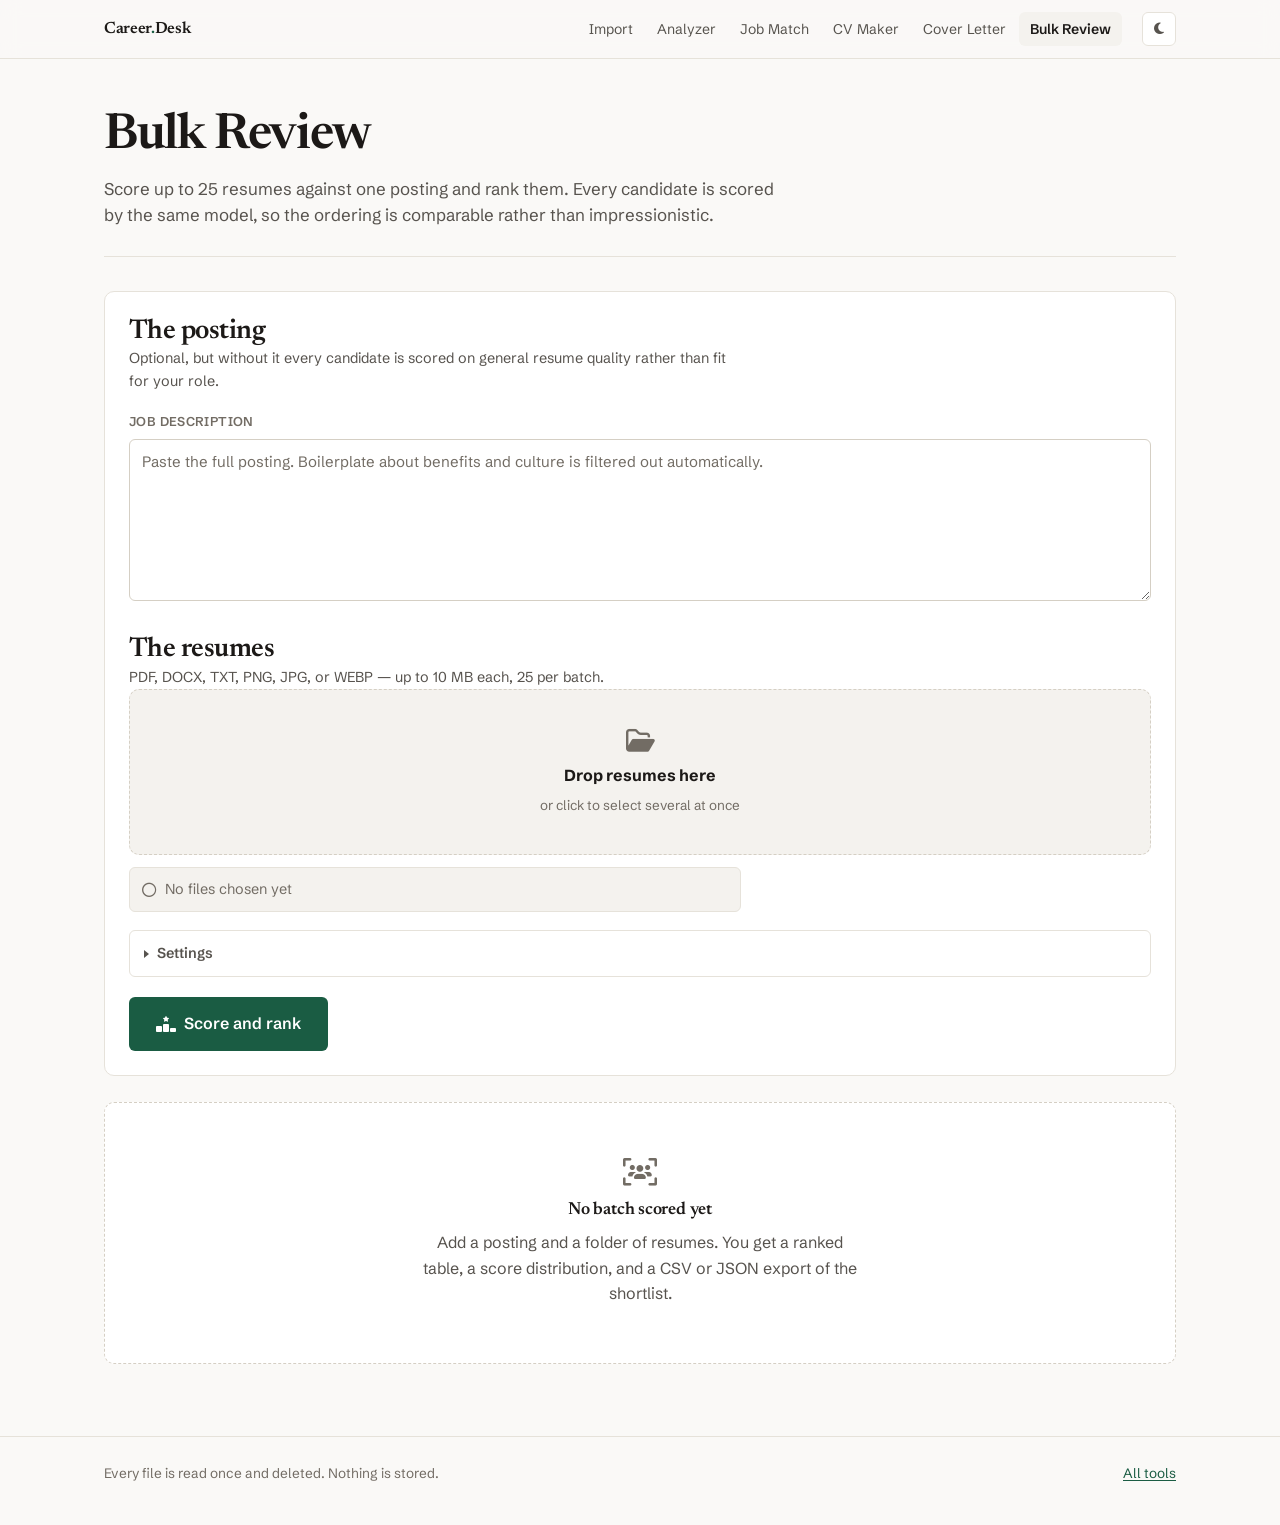
<file: frontend/bulk-analyzer.html>
<!DOCTYPE html>
<html lang="en">
  <head>
    <meta charset="UTF-8" />
    <meta name="viewport" content="width=device-width, initial-scale=1" />
    <title>Bulk Review — Career Desk</title>
    <script>
      (function () {
        try {
          var t = localStorage.getItem("sca.theme");
          document.documentElement.setAttribute(
            "data-theme",
            t === "light" || t === "dark"
              ? t
              : window.matchMedia("(prefers-color-scheme: dark)").matches
              ? "dark"
              : "light"
          );
        } catch (e) {
          document.documentElement.setAttribute("data-theme", "light");
        }
      })();
    </script>
    <link rel="preconnect" href="https://fonts.googleapis.com" />
    <link rel="preconnect" href="https://fonts.gstatic.com" crossorigin />
    <link
      href="https://fonts.googleapis.com/css2?family=Newsreader:opsz,wght@6..72,400;6..72,500;6..72,600;6..72,700&family=Schibsted+Grotesk:wght@400;500;600;700&display=swap"
      rel="stylesheet"
    />
    <link
      rel="stylesheet"
      href="https://cdnjs.cloudflare.com/ajax/libs/font-awesome/6.7.2/css/all.min.css"
      integrity="sha512-Evv84Mr4kqVGRNSgIGL/F/aIDqQb7xQ2vcrdIwxfjThSH8CSR7PBEakCr51Ck+w+/U6swU2Im1vVX0SVk9ABhg=="
      crossorigin="anonymous"
      referrerpolicy="no-referrer"
    />
    <link rel="stylesheet" href="./css/styles.css" />
  </head>
  <body>
    <header id="topbar"></header>

    <main class="container">
      <div class="page-head">
        <h1>Bulk Review</h1>
        <p class="lede">
          Score up to 25 resumes against one posting and rank them. Every candidate is scored by
          the same model, so the ordering is comparable rather than impressionistic.
        </p>
      </div>

      <section class="panel">
        <h2>The posting</h2>
        <p class="muted">
          Optional, but without it every candidate is scored on general resume quality rather than
          fit for your role.
        </p>
        <div class="field">
          <label for="bulkJobDesc">Job description</label>
          <textarea
            id="bulkJobDesc"
            rows="6"
            placeholder="Paste the full posting. Boilerplate about benefits and culture is filtered out automatically."
          ></textarea>
        </div>

        <h2 style="margin-top: 26px">The resumes</h2>
        <p class="muted">PDF, DOCX, TXT, PNG, JPG, or WEBP &mdash; up to 10&nbsp;MB each, 25 per batch.</p>

        <div id="bulkDropZone" class="dropzone" tabindex="0" role="button" aria-describedby="fileSummary">
          <input
            id="bulkResumeInput"
            type="file"
            multiple
            accept=".pdf,.docx,.txt,.png,.jpg,.jpeg,.webp"
            hidden
          />
          <i class="fa-regular fa-folder-open" aria-hidden="true"></i>
          <strong>Drop resumes here</strong>
          <span class="small">or click to select several at once</span>
        </div>

        <p id="fileSummary" class="file-line" role="status">
          <i class="fa-regular fa-circle" aria-hidden="true"></i>
          <span>No files chosen yet</span>
        </p>

        <details class="disclosure" style="margin-top: 18px">
          <summary>Settings</summary>
          <div class="disclosure-body">
            <div class="field" style="margin-bottom: 0">
              <label for="apiBase">API address</label>
              <input id="apiBase" type="text" autocomplete="off" spellcheck="false" />
              <p class="field-hint">
                Where the analyzer backend is running.
                <button
                  id="apiBaseReset"
                  type="button"
                  style="background:none;border:0;padding:0;color:var(--accent);cursor:pointer;font:inherit;text-decoration:underline;text-underline-offset:2px"
                >
                  Reset to default
                </button>
              </p>
            </div>
          </div>
        </details>

        <div class="btn-row" style="margin-top: 20px">
          <button id="bulkAnalyzeBtn" class="btn btn-primary btn-lg" type="button">
            <i class="fa-solid fa-ranking-star" aria-hidden="true"></i>
            <span>Score and rank</span>
          </button>
        </div>
      </section>

      <div id="emptyState" class="empty-state" style="margin-top: 26px">
        <i class="fa-solid fa-users-viewfinder" aria-hidden="true"></i>
        <h3>No batch scored yet</h3>
        <p>
          Add a posting and a folder of resumes. You get a ranked table, a score distribution, and
          a CSV or JSON export of the shortlist.
        </p>
      </div>

      <div id="loadingState" class="loading" style="margin-top: 26px" hidden aria-live="polite">
        <p class="muted" id="loadingText" style="margin: 0">Reading resumes&hellip;</p>
        <div class="shimmer"></div>
        <div class="shimmer"></div>
        <div class="shimmer"></div>
      </div>

      <div class="results" id="results" hidden>
        <section class="panel">
          <h2>At a glance</h2>
          <dl class="metrics" id="metrics"></dl>
        </section>

        <section class="panel" id="failuresPanel" hidden>
          <h2>Files that could not be read</h2>
          <ul class="list" id="failuresList"></ul>
        </section>

        <section class="panel">
          <div class="panel-head">
            <h2>Ranked candidates</h2>
            <span class="muted" id="tableCount"></span>
          </div>
          <div class="filter-bar">
            <input id="candidateSearch" type="search" placeholder="Filter by filename…" aria-label="Filter candidates by filename" />
            <select id="scoreFilter" aria-label="Filter by score band">
              <option value="0">All scores</option>
              <option value="85">Ready to send (85+)</option>
              <option value="70">Nearly there (70+)</option>
              <option value="55">Needs work (55+)</option>
            </select>
          </div>
          <div class="table-wrap">
            <table class="data">
              <thead>
                <tr>
                  <th>Rank</th>
                  <th>Candidate</th>
                  <th>Overall</th>
                  <th>Skills</th>
                  <th>ATS</th>
                  <th>Structure</th>
                  <th>Percentile</th>
                </tr>
              </thead>
              <tbody id="candidateRows"></tbody>
            </table>
          </div>
        </section>

        <section class="panel">
          <h2>Score distribution</h2>
          <p class="muted">How the batch spreads across the four bands.</p>
          <div class="dist" id="distribution"></div>
        </section>

        <section class="panel">
          <h2>Export</h2>
          <p class="muted">The full ranking with every component score.</p>
          <div class="btn-row">
            <button id="exportCsvBtn" class="btn btn-secondary" type="button">
              <i class="fa-solid fa-file-csv" aria-hidden="true"></i> CSV
            </button>
            <button id="exportJsonBtn" class="btn btn-secondary" type="button">
              <i class="fa-solid fa-code" aria-hidden="true"></i> JSON
            </button>
          </div>
        </section>
      </div>
    </main>

    <footer class="footer">
      <div class="container">
        <span>Every file is read once and deleted. Nothing is stored.</span>
        <a href="./index.html">All tools</a>
      </div>
    </footer>

    <div id="toast" class="toast" role="status" aria-live="polite" aria-atomic="true"></div>

    <script type="module" src="./js/bulk-analyzer.js"></script>
  </body>
</html>
</file>
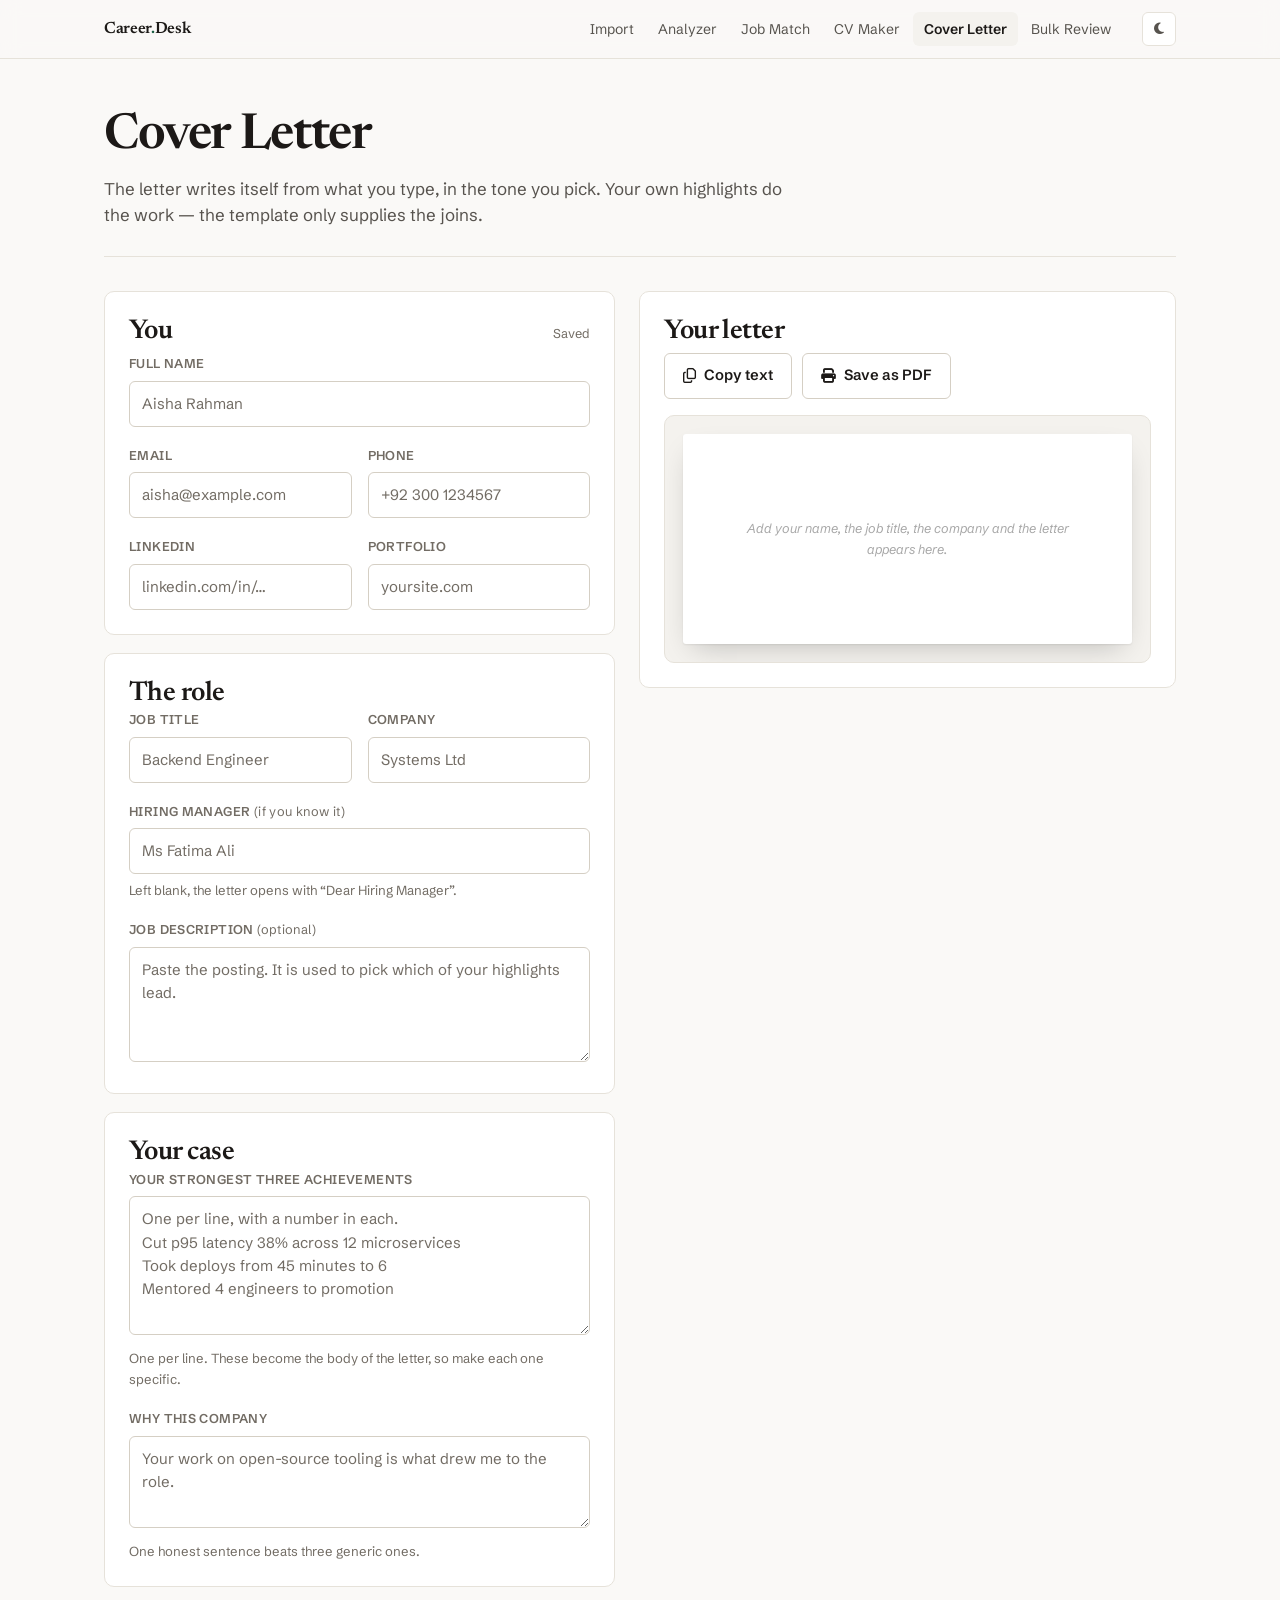
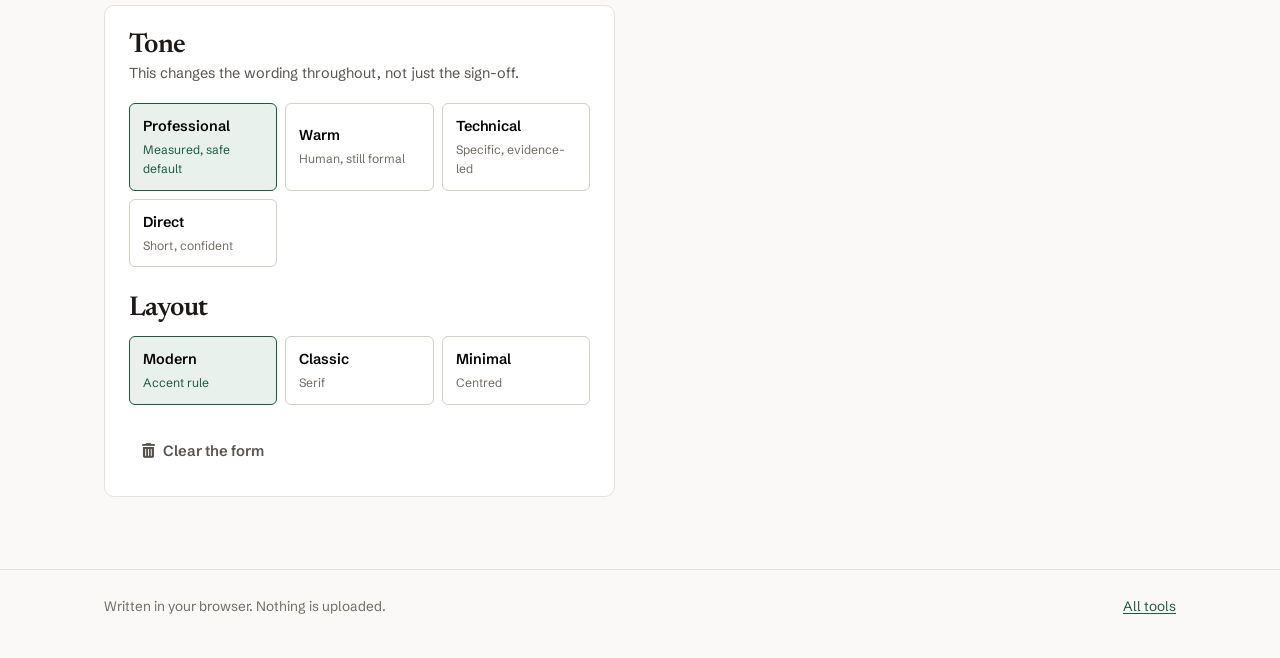
<file: frontend/cover-letter-generator.html>
<!DOCTYPE html>
<html lang="en">
  <head>
    <meta charset="UTF-8" />
    <meta name="viewport" content="width=device-width, initial-scale=1" />
    <title>Cover Letter — Career Desk</title>
    <script>
      (function () {
        try {
          var t = localStorage.getItem("sca.theme");
          document.documentElement.setAttribute(
            "data-theme",
            t === "light" || t === "dark"
              ? t
              : window.matchMedia("(prefers-color-scheme: dark)").matches
              ? "dark"
              : "light"
          );
        } catch (e) {
          document.documentElement.setAttribute("data-theme", "light");
        }
      })();
    </script>
    <link rel="preconnect" href="https://fonts.googleapis.com" />
    <link rel="preconnect" href="https://fonts.gstatic.com" crossorigin />
    <link
      href="https://fonts.googleapis.com/css2?family=Newsreader:opsz,wght@6..72,400;6..72,500;6..72,600;6..72,700&family=Schibsted+Grotesk:wght@400;500;600;700&display=swap"
      rel="stylesheet"
    />
    <link
      rel="stylesheet"
      href="https://cdnjs.cloudflare.com/ajax/libs/font-awesome/6.7.2/css/all.min.css"
      integrity="sha512-Evv84Mr4kqVGRNSgIGL/F/aIDqQb7xQ2vcrdIwxfjThSH8CSR7PBEakCr51Ck+w+/U6swU2Im1vVX0SVk9ABhg=="
      crossorigin="anonymous"
      referrerpolicy="no-referrer"
    />
    <link rel="stylesheet" href="./css/styles.css" />
    <link rel="stylesheet" href="./css/cover-letter.css" />
  </head>
  <body>
    <header id="topbar"></header>

    <main class="container">
      <div class="page-head">
        <h1>Cover Letter</h1>
        <p class="lede">
          The letter writes itself from what you type, in the tone you pick. Your own highlights do
          the work &mdash; the template only supplies the joins.
        </p>
      </div>

      <div class="letter-layout">
        <!-- ---------- form ---------- -->
        <div>
          <div class="panel">
            <div class="panel-head">
              <h2>You</h2>
              <span class="save-state" id="saveState" style="font-size: 0.8rem; color: var(--ink-3)"></span>
            </div>
            <div class="field">
              <label for="fullName">Full name</label>
              <input type="text" id="fullName" placeholder="Aisha Rahman" autocomplete="name" />
            </div>
            <div class="form-row">
              <div class="field">
                <label for="email">Email</label>
                <input type="email" id="email" placeholder="aisha@example.com" autocomplete="email" />
              </div>
              <div class="field">
                <label for="phone">Phone</label>
                <input type="tel" id="phone" placeholder="+92 300 1234567" autocomplete="tel" />
              </div>
            </div>
            <div class="form-row">
              <div class="field" style="margin-bottom: 0">
                <label for="linkedIn">LinkedIn</label>
                <input type="url" id="linkedIn" placeholder="linkedin.com/in/…" />
              </div>
              <div class="field" style="margin-bottom: 0">
                <label for="website">Portfolio</label>
                <input type="url" id="website" placeholder="yoursite.com" />
              </div>
            </div>
          </div>

          <div class="panel">
            <h2>The role</h2>
            <div class="form-row">
              <div class="field">
                <label for="jobTitle">Job title</label>
                <input type="text" id="jobTitle" placeholder="Backend Engineer" />
              </div>
              <div class="field">
                <label for="companyName">Company</label>
                <input type="text" id="companyName" placeholder="Systems Ltd" />
              </div>
            </div>
            <div class="field">
              <label for="hireManagerName">Hiring manager <span style="text-transform: none; font-weight: 400">(if you know it)</span></label>
              <input type="text" id="hireManagerName" placeholder="Ms Fatima Ali" />
              <p class="field-hint">Left blank, the letter opens with &ldquo;Dear Hiring Manager&rdquo;.</p>
            </div>
            <div class="field" style="margin-bottom: 0">
              <label for="jobDescription">Job description <span style="text-transform: none; font-weight: 400">(optional)</span></label>
              <textarea id="jobDescription" rows="4" placeholder="Paste the posting. It is used to pick which of your highlights lead."></textarea>
            </div>
          </div>

          <div class="panel">
            <h2>Your case</h2>
            <div class="field">
              <label for="resumeHighlights">Your strongest three achievements</label>
              <textarea
                id="resumeHighlights"
                rows="5"
                placeholder="One per line, with a number in each.&#10;Cut p95 latency 38% across 12 microservices&#10;Took deploys from 45 minutes to 6&#10;Mentored 4 engineers to promotion"
              ></textarea>
              <p class="field-hint">
                One per line. These become the body of the letter, so make each one specific.
              </p>
            </div>
            <div class="field" style="margin-bottom: 0">
              <label for="whyCompany">Why this company</label>
              <textarea
                id="whyCompany"
                rows="3"
                placeholder="Your work on open-source tooling is what drew me to the role."
              ></textarea>
              <p class="field-hint">One honest sentence beats three generic ones.</p>
            </div>
          </div>

          <div class="panel">
            <h2>Tone</h2>
            <p class="muted">This changes the wording throughout, not just the sign-off.</p>
            <div class="tone-picker" role="group" aria-label="Letter tone">
              <button class="tone-option" data-tone="professional" aria-pressed="true" type="button">
                <span class="tone-name">Professional</span>
                <span class="tone-note">Measured, safe default</span>
              </button>
              <button class="tone-option" data-tone="warm" aria-pressed="false" type="button">
                <span class="tone-name">Warm</span>
                <span class="tone-note">Human, still formal</span>
              </button>
              <button class="tone-option" data-tone="technical" aria-pressed="false" type="button">
                <span class="tone-name">Technical</span>
                <span class="tone-note">Specific, evidence-led</span>
              </button>
              <button class="tone-option" data-tone="direct" aria-pressed="false" type="button">
                <span class="tone-name">Direct</span>
                <span class="tone-note">Short, confident</span>
              </button>
            </div>

            <h2 style="margin-top: 26px">Layout</h2>
            <div class="tone-picker" role="group" aria-label="Letter layout" style="margin-top: 12px">
              <button class="tone-option" data-style="modern" aria-pressed="true" type="button">
                <span class="tone-name">Modern</span>
                <span class="tone-note">Accent rule</span>
              </button>
              <button class="tone-option" data-style="classic" aria-pressed="false" type="button">
                <span class="tone-name">Classic</span>
                <span class="tone-note">Serif</span>
              </button>
              <button class="tone-option" data-style="minimal" aria-pressed="false" type="button">
                <span class="tone-name">Minimal</span>
                <span class="tone-note">Centred</span>
              </button>
            </div>

            <div class="btn-row" style="margin-top: 26px">
              <button id="clearBtn" class="btn btn-ghost" type="button">
                <i class="fa-solid fa-trash-can" aria-hidden="true"></i> Clear the form
              </button>
            </div>
          </div>
        </div>

        <!-- ---------- letter ---------- -->
        <div class="letter-preview-col">
          <div class="panel">
            <div class="panel-head">
              <h2>Your letter</h2>
              <div class="letter-stats" id="letterStats"></div>
            </div>

            <div class="btn-row" style="margin-bottom: 16px">
              <button id="copyBtn" class="btn btn-secondary" type="button">
                <i class="fa-regular fa-copy" aria-hidden="true"></i> Copy text
              </button>
              <button id="printBtn" class="btn btn-secondary" type="button">
                <i class="fa-solid fa-print" aria-hidden="true"></i> Save as PDF
              </button>
            </div>

            <div class="letter-frame">
              <article class="letter style-modern" id="letter">
                <p class="letter-empty" id="letterEmpty">
                  Add your name, the job title, and the company. The letter appears here as you type.
                </p>
                <div id="letterContent" hidden></div>
              </article>
            </div>
          </div>
        </div>
      </div>
    </main>

    <footer class="footer">
      <div class="container">
        <span>Written in your browser. Nothing is uploaded.</span>
        <a href="./index.html">All tools</a>
      </div>
    </footer>

    <div id="toast" class="toast" role="status" aria-live="polite" aria-atomic="true"></div>

    <script type="module" src="./js/cover-letter.js"></script>
  </body>
</html>
</file>
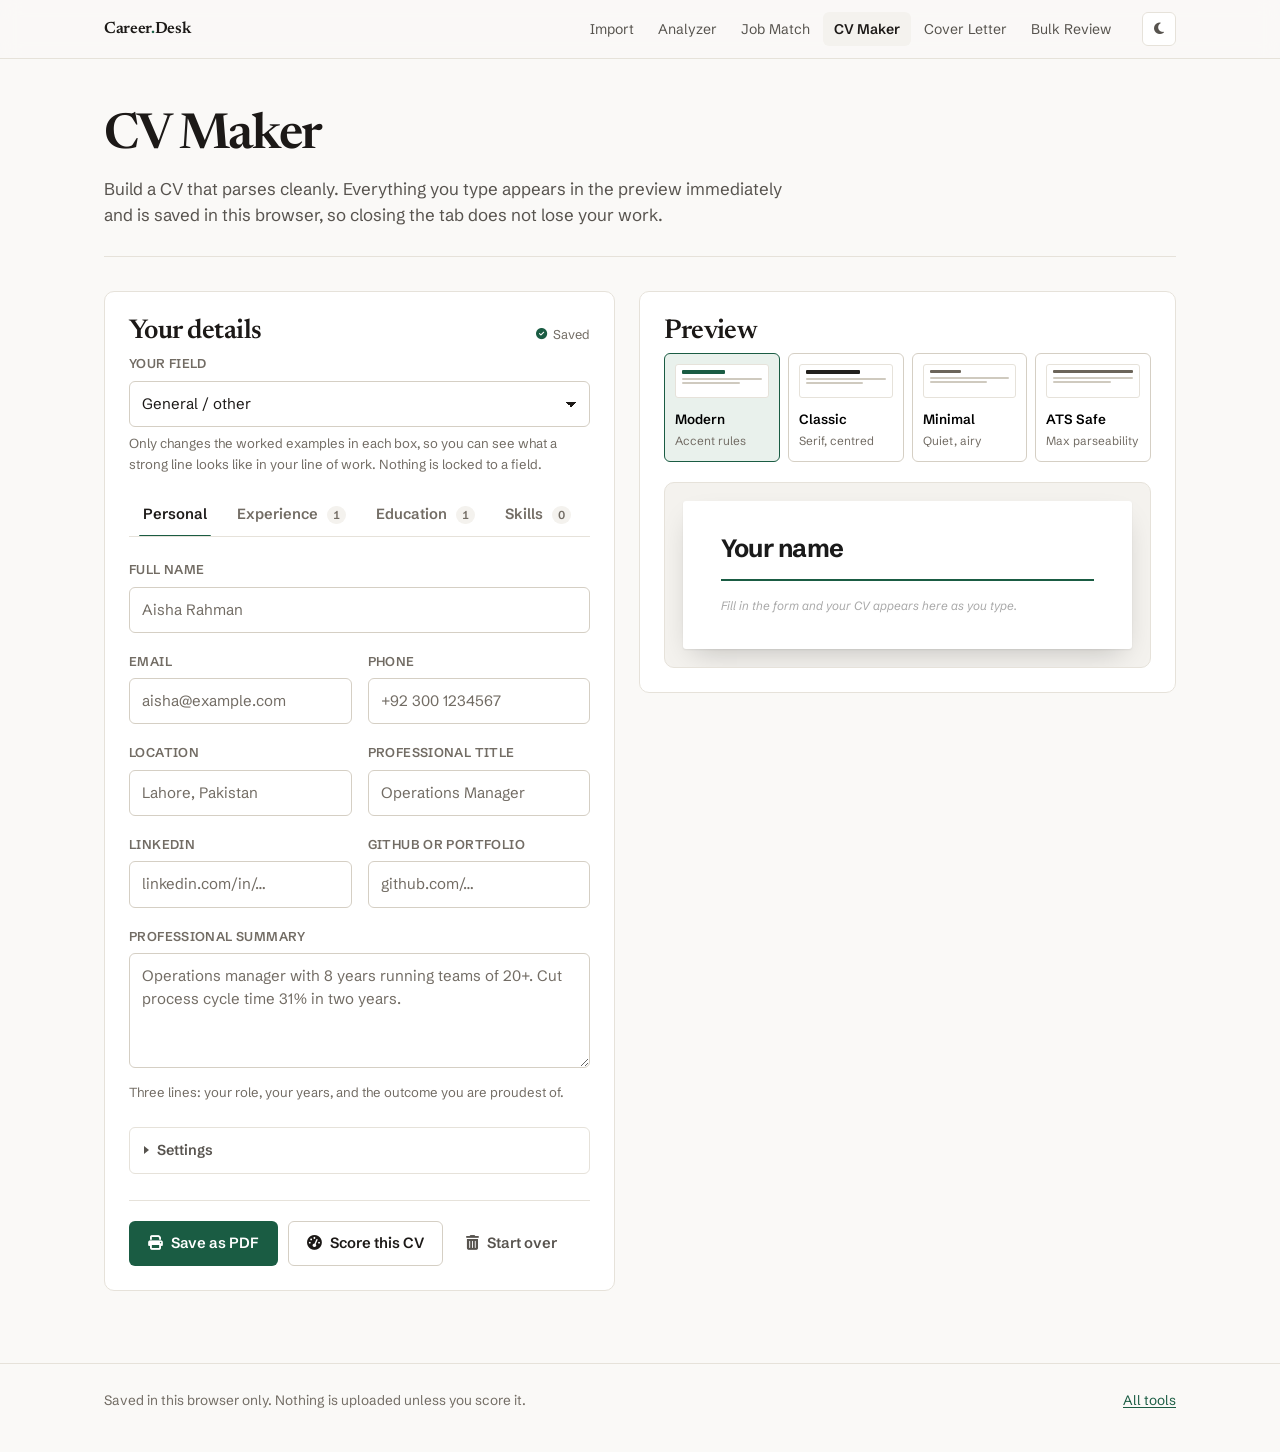
<file: frontend/cv-maker.html>
<!DOCTYPE html>
<html lang="en">
  <head>
    <meta charset="UTF-8" />
    <meta name="viewport" content="width=device-width, initial-scale=1" />
    <title>CV Maker — Career Desk</title>
    <script>
      (function () {
        try {
          var t = localStorage.getItem("sca.theme");
          document.documentElement.setAttribute(
            "data-theme",
            t === "light" || t === "dark"
              ? t
              : window.matchMedia("(prefers-color-scheme: dark)").matches
              ? "dark"
              : "light"
          );
        } catch (e) {
          document.documentElement.setAttribute("data-theme", "light");
        }
      })();
    </script>
    <link rel="preconnect" href="https://fonts.googleapis.com" />
    <link rel="preconnect" href="https://fonts.gstatic.com" crossorigin />
    <link
      href="https://fonts.googleapis.com/css2?family=Newsreader:opsz,wght@6..72,400;6..72,500;6..72,600;6..72,700&family=Schibsted+Grotesk:wght@400;500;600;700&display=swap"
      rel="stylesheet"
    />
    <link
      rel="stylesheet"
      href="https://cdnjs.cloudflare.com/ajax/libs/font-awesome/6.7.2/css/all.min.css"
      integrity="sha512-Evv84Mr4kqVGRNSgIGL/F/aIDqQb7xQ2vcrdIwxfjThSH8CSR7PBEakCr51Ck+w+/U6swU2Im1vVX0SVk9ABhg=="
      crossorigin="anonymous"
      referrerpolicy="no-referrer"
    />
    <link rel="stylesheet" href="./css/styles.css" />
    <link rel="stylesheet" href="./css/cv-maker.css" />
  </head>
  <body>
    <header id="topbar"></header>

    <main class="container">
      <div class="page-head">
        <h1>CV Maker</h1>
        <p class="lede">
          Build a CV that parses cleanly. Everything you type appears in the preview immediately and
          is saved in this browser, so closing the tab does not lose your work.
        </p>
      </div>

      <div class="builder">
        <!-- ---------- form ---------- -->
        <div class="builder-form">
          <div class="panel">
            <div class="panel-head">
              <h2>Your details</h2>
              <span class="save-state" id="saveState"></span>
            </div>

            <div class="field">
              <label for="fieldSelect">Your field</label>
              <select id="fieldSelect" data-field-select>
                <option value="general">General / other</option>
                <option value="healthcare">Healthcare &amp; care</option>
                <option value="education">Education &amp; teaching</option>
                <option value="finance">Finance, accounting &amp; legal</option>
                <option value="hr">HR &amp; people</option>
                <option value="sales">Sales &amp; customer</option>
                <option value="marketing">Marketing &amp; communications</option>
                <option value="creative">Design &amp; creative</option>
                <option value="trades">Trades, operations &amp; manufacturing</option>
                <option value="technology">Technology &amp; data</option>
              </select>
              <p class="field-hint">
                Only changes the worked examples in each box, so you can see what a strong
                line looks like in your line of work. Nothing is locked to a field.
              </p>
            </div>

            <div class="tabs" role="tablist" aria-label="CV sections">
              <button class="tab" role="tab" id="tab-personal" aria-controls="panel-personal" aria-selected="true" data-tab="personal" type="button">Personal</button>
              <button class="tab" role="tab" id="tab-experience" aria-controls="panel-experience" aria-selected="false" data-tab="experience" type="button">Experience <span class="tab-count" data-count="experience">0</span></button>
              <button class="tab" role="tab" id="tab-education" aria-controls="panel-education" aria-selected="false" data-tab="education" type="button">Education <span class="tab-count" data-count="education">0</span></button>
              <button class="tab" role="tab" id="tab-skills" aria-controls="panel-skills" aria-selected="false" data-tab="skills" type="button">Skills <span class="tab-count" data-count="skills">0</span></button>
              <button class="tab" role="tab" id="tab-projects" aria-controls="panel-projects" aria-selected="false" data-tab="projects" type="button">Projects <span class="tab-count" data-count="projects">0</span></button>
            </div>

            <!-- personal -->
            <div class="tabpanel" role="tabpanel" id="panel-personal" aria-labelledby="tab-personal" data-panel="personal">
              <div class="field">
                <label for="fullName">Full name</label>
                <input type="text" id="fullName" placeholder="Aisha Rahman" autocomplete="name" />
              </div>
              <div class="form-row">
                <div class="field">
                  <label for="email">Email</label>
                  <input type="email" id="email" placeholder="aisha@example.com" autocomplete="email" />
                </div>
                <div class="field">
                  <label for="phone">Phone</label>
                  <input type="tel" id="phone" placeholder="+92 300 1234567" autocomplete="tel" />
                </div>
              </div>
              <div class="form-row">
                <div class="field">
                  <label for="location">Location</label>
                  <input type="text" id="location" placeholder="Lahore, Pakistan" />
                </div>
                <div class="field">
                  <label for="title">Professional title</label>
                  <input type="text" id="title" placeholder="Backend Engineer" />
                </div>
              </div>
              <div class="form-row">
                <div class="field">
                  <label for="linkedin">LinkedIn</label>
                  <input type="url" id="linkedin" placeholder="linkedin.com/in/…" />
                </div>
                <div class="field">
                  <label for="github">GitHub or portfolio</label>
                  <input type="url" id="github" placeholder="github.com/…" />
                </div>
              </div>
              <div class="field" style="margin-bottom: 0">
                <label for="summary">Professional summary</label>
                <textarea id="summary" rows="4" placeholder="Backend engineer with 4 years building high-throughput services. Cut p95 latency 38% across 12 microservices."></textarea>
                <p class="field-hint">Three lines: your role, your years, and the outcome you are proudest of.</p>
              </div>
            </div>

            <!-- experience -->
            <div class="tabpanel" role="tabpanel" id="panel-experience" aria-labelledby="tab-experience" data-panel="experience" hidden>
              <div id="experienceList"></div>
              <button class="btn btn-secondary" id="addExperience" type="button">
                <i class="fa-solid fa-plus" aria-hidden="true"></i> Add a role
              </button>

              <div class="panel" style="margin-top: 26px; background: var(--surface-sunk)">
                <h3>Tailor to a job</h3>
                <p class="muted">
                  Paste a posting to see which of its requirements your CV does not yet evidence.
                </p>
                <div class="field">
                  <label for="jobDescriptionTarget">Target job description</label>
                  <textarea id="jobDescriptionTarget" rows="5" placeholder="Paste the posting here…"></textarea>
                </div>
                <button class="btn btn-primary" id="rewriteBtn" type="button">
                  <i class="fa-solid fa-wand-magic-sparkles" aria-hidden="true"></i>
                  <span>Check against this job</span>
                </button>
                <div id="rewriteOutput" class="rewrite-output"></div>
              </div>
            </div>

            <!-- education -->
            <div class="tabpanel" role="tabpanel" id="panel-education" aria-labelledby="tab-education" data-panel="education" hidden>
              <div id="educationList"></div>
              <button class="btn btn-secondary" id="addEducation" type="button">
                <i class="fa-solid fa-plus" aria-hidden="true"></i> Add a qualification
              </button>
            </div>

            <!-- skills -->
            <div class="tabpanel" role="tabpanel" id="panel-skills" aria-labelledby="tab-skills" data-panel="skills" hidden>
              <div class="field">
                <label for="skillsInput">Skills, separated by commas</label>
                <textarea id="skillsInput" rows="4" placeholder="Python, Django, PostgreSQL, Docker, Kubernetes, AWS"></textarea>
                <p class="field-hint">
                  A plain comma-separated list is what applicant tracking systems parse most
                  reliably. Avoid tables, columns, and rating bars.
                </p>
              </div>
              <div id="skillsPreview" class="chips"></div>
            </div>

            <!-- projects -->
            <div class="tabpanel" role="tabpanel" id="panel-projects" aria-labelledby="tab-projects" data-panel="projects" hidden>
              <div id="projectsList"></div>
              <button class="btn btn-secondary" id="addProject" type="button">
                <i class="fa-solid fa-plus" aria-hidden="true"></i> Add a project
              </button>
            </div>

            <details class="disclosure" style="margin-top: 24px">
              <summary>Settings</summary>
              <div class="disclosure-body">
                <div class="field" style="margin-bottom: 0">
                  <label for="apiBase">API address</label>
                  <input id="apiBase" type="text" autocomplete="off" spellcheck="false" />
                  <p class="field-hint">
                    Used only by &ldquo;Score this CV&rdquo; and the job check.
                    <button
                      id="apiBaseReset"
                      type="button"
                      style="background:none;border:0;padding:0;color:var(--accent);cursor:pointer;font:inherit;text-decoration:underline;text-underline-offset:2px"
                    >
                      Reset to default
                    </button>
                  </p>
                </div>
              </div>
            </details>

            <div class="btn-row" style="margin-top: 26px; padding-top: 20px; border-top: 1px solid var(--rule)">
              <button id="downloadCvBtn" class="btn btn-primary" type="button">
                <i class="fa-solid fa-print" aria-hidden="true"></i> Save as PDF
              </button>
              <button id="analyzeCvBtn" class="btn btn-secondary" type="button">
                <i class="fa-solid fa-gauge-high" aria-hidden="true"></i> Score this CV
              </button>
              <button id="clearCvBtn" class="btn btn-ghost" type="button">
                <i class="fa-solid fa-trash-can" aria-hidden="true"></i> Start over
              </button>
            </div>
          </div>
        </div>

        <!-- ---------- preview ---------- -->
        <div class="builder-preview">
          <div class="panel">
            <div class="panel-head">
              <h2>Preview</h2>
              <span class="muted" id="lengthHint"></span>
            </div>

            <div class="template-picker" role="group" aria-label="CV template">
              <button class="template-option" data-template="modern" aria-pressed="true" type="button">
                <span class="swatch" aria-hidden="true"><b></b><em></em><em></em></span>
                <span class="template-name">Modern</span>
                <span class="template-note">Accent rules</span>
              </button>
              <button class="template-option" data-template="classic" aria-pressed="false" type="button">
                <span class="swatch" aria-hidden="true"><b></b><em></em><em></em></span>
                <span class="template-name">Classic</span>
                <span class="template-note">Serif, centred</span>
              </button>
              <button class="template-option" data-template="minimal" aria-pressed="false" type="button">
                <span class="swatch" aria-hidden="true"><b></b><em></em><em></em></span>
                <span class="template-name">Minimal</span>
                <span class="template-note">Quiet, airy</span>
              </button>
              <button class="template-option" data-template="ats" aria-pressed="false" type="button">
                <span class="swatch" aria-hidden="true"><b></b><em></em><em></em></span>
                <span class="template-name">ATS Safe</span>
                <span class="template-note">Max parseability</span>
              </button>
            </div>

            <div class="preview-frame">
              <article class="cv-doc tpl-modern" id="cvDoc">
                <header class="cv-header">
                  <h2 class="cv-name" id="pvName">Your name</h2>
                  <p class="cv-contact" id="pvTitle" style="font-weight: 600; color: #2a2a2a"></p>
                  <div class="cv-contact" id="pvContact"></div>
                </header>

                <section class="cv-section" id="pvSummarySection" hidden>
                  <h3>Summary</h3>
                  <p id="pvSummary"></p>
                </section>

                <section class="cv-section" id="pvExpSection" hidden>
                  <h3>Experience</h3>
                  <div id="pvExp"></div>
                </section>

                <section class="cv-section" id="pvEduSection" hidden>
                  <h3>Education</h3>
                  <div id="pvEdu"></div>
                </section>

                <section class="cv-section" id="pvProjSection" hidden>
                  <h3>Projects</h3>
                  <div id="pvProj"></div>
                </section>

                <section class="cv-section" id="pvSkillsSection" hidden>
                  <h3>Skills</h3>
                  <p class="cv-skills" id="pvSkills"></p>
                </section>

                <p class="cv-placeholder" id="pvEmpty">
                  Fill in the form and your CV appears here as you type.
                </p>
              </article>
            </div>
          </div>
        </div>
      </div>

      <!-- Score panel, revealed only after the CV is scored. -->
      <section class="panel" id="scorePanel" hidden style="margin-top: 22px">
        <div class="panel-head">
          <h2>How this CV scores</h2>
          <span class="muted" id="scoreHeadline"></span>
        </div>
        <div id="scoreBody"></div>
      </section>
    </main>

    <footer class="footer">
      <div class="container">
        <span>Saved in this browser only. Nothing is uploaded unless you score it.</span>
        <a href="./index.html">All tools</a>
      </div>
    </footer>

    <div id="toast" class="toast" role="status" aria-live="polite" aria-atomic="true"></div>

    <script type="module" src="./js/cv-maker.js"></script>
  </body>
</html>
</file>
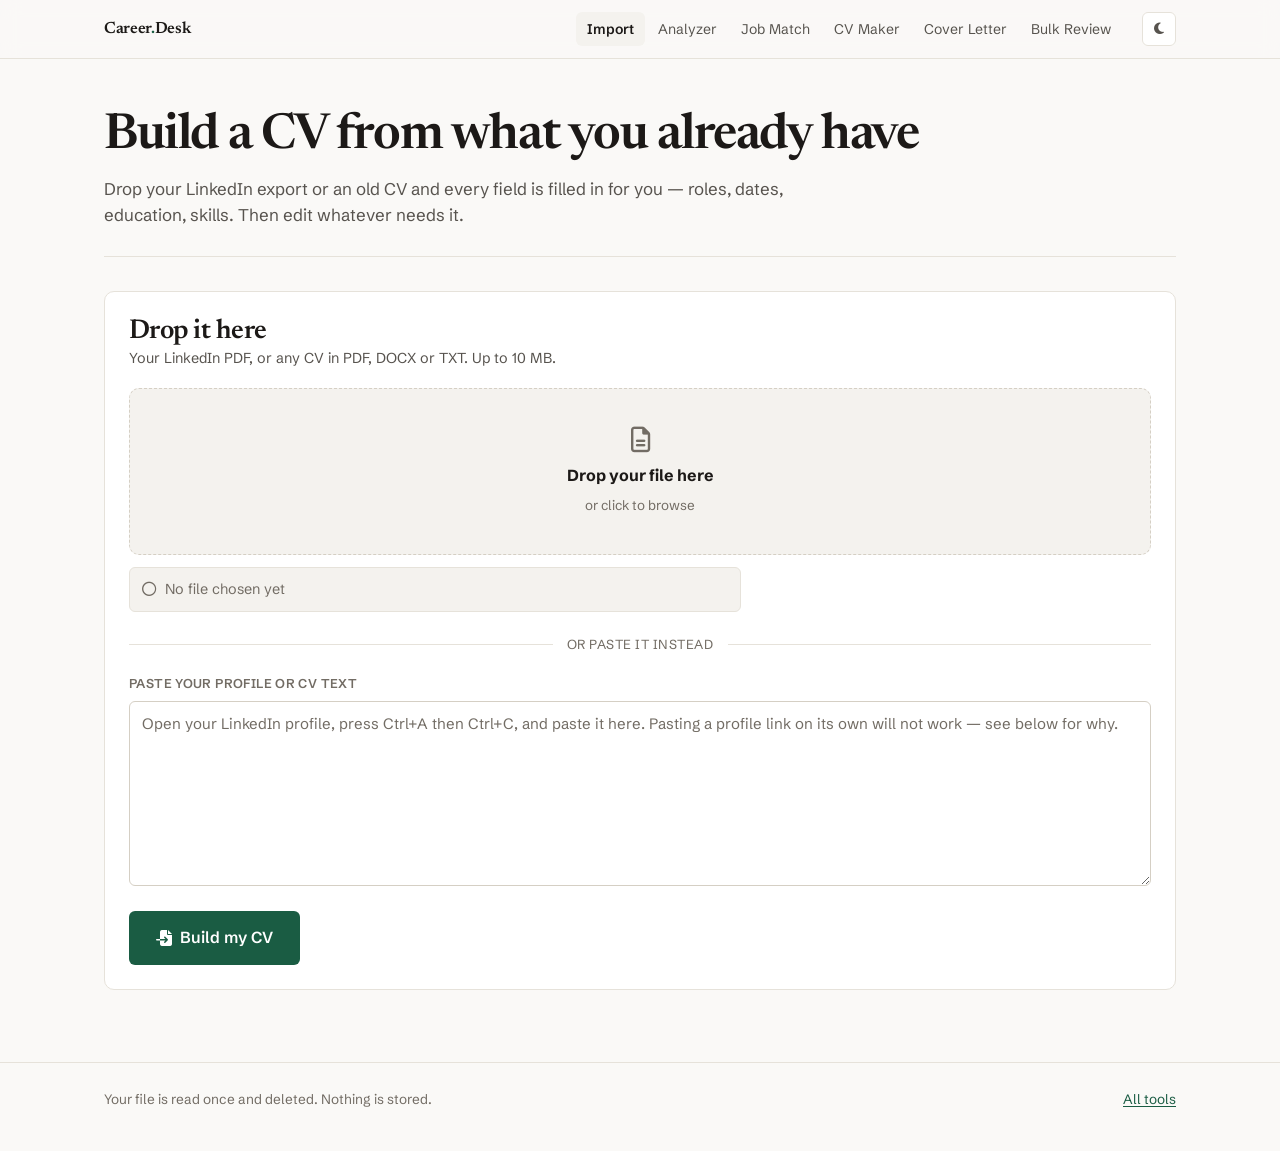
<file: frontend/import.html>
<!DOCTYPE html>
<html lang="en">
  <head>
    <meta charset="UTF-8" />
    <meta name="viewport" content="width=device-width, initial-scale=1" />
    <title>Import — Career Desk</title>
    <script>
      (function () {
        try {
          var t = localStorage.getItem("sca.theme");
          document.documentElement.setAttribute(
            "data-theme",
            t === "light" || t === "dark"
              ? t
              : window.matchMedia("(prefers-color-scheme: dark)").matches
              ? "dark"
              : "light"
          );
        } catch (e) {
          document.documentElement.setAttribute("data-theme", "light");
        }
      })();
    </script>
    <link rel="preconnect" href="https://fonts.googleapis.com" />
    <link rel="preconnect" href="https://fonts.gstatic.com" crossorigin />
    <link
      href="https://fonts.googleapis.com/css2?family=Newsreader:opsz,wght@6..72,400;6..72,500;6..72,600;6..72,700&family=Schibsted+Grotesk:wght@400;500;600;700&display=swap"
      rel="stylesheet"
    />
    <link
      rel="stylesheet"
      href="https://cdnjs.cloudflare.com/ajax/libs/font-awesome/6.7.2/css/all.min.css"
      integrity="sha512-Evv84Mr4kqVGRNSgIGL/F/aIDqQb7xQ2vcrdIwxfjThSH8CSR7PBEakCr51Ck+w+/U6swU2Im1vVX0SVk9ABhg=="
      crossorigin="anonymous"
      referrerpolicy="no-referrer"
    />
    <link rel="stylesheet" href="./css/styles.css" />
    <link rel="stylesheet" href="./css/import.css" />
  </head>
  <body>
    <header id="topbar"></header>

    <main class="container">
      <div class="page-head">
        <h1>Build a CV from what you already have</h1>
        <p class="lede">
          Drop your LinkedIn export or an old CV and every field is filled in for you &mdash;
          roles, dates, education, skills. Then edit whatever needs it.
        </p>
      </div>

      <section class="panel">
        <h2>Drop it here</h2>
        <p class="muted">
          Your LinkedIn PDF, or any CV in PDF, DOCX or TXT. Up to 10&nbsp;MB.
        </p>

        <div id="dropZone" class="dropzone" tabindex="0" role="button" aria-describedby="fileLine">
          <input id="fileInput" type="file" accept=".pdf,.docx,.txt,.png,.jpg,.jpeg,.webp" hidden />
          <i class="fa-regular fa-file-lines" aria-hidden="true"></i>
          <strong>Drop your file here</strong>
          <span class="small">or click to browse</span>
        </div>

        <p id="fileLine" class="file-line" role="status">
          <i class="fa-regular fa-circle" aria-hidden="true"></i>
          <span>No file chosen yet</span>
        </p>

        <div class="or-rule"><span>or paste it instead</span></div>

        <div class="field">
          <label for="pasteBox">Paste your profile or CV text</label>
          <textarea
            id="pasteBox"
            rows="7"
            placeholder="Open your LinkedIn profile, press Ctrl+A then Ctrl+C, and paste it here. Pasting a profile link on its own will not work — see below for why."
          ></textarea>
        </div>

        <div class="btn-row">
          <button id="importBtn" class="btn btn-primary btn-lg" type="button">
            <i class="fa-solid fa-file-import" aria-hidden="true"></i>
            <span>Build my CV</span>
          </button>
        </div>
      </section>

      <!-- Shown when someone pastes a bare profile URL. -->
      <section class="panel" id="urlHelp" hidden>
        <h2>A profile link on its own cannot be read</h2>
        <p class="muted">
          LinkedIn shows a sign-in wall to anything that is not a logged-in browser, and its
          terms prohibit automated access. No tool can read your profile from the URL alone
          &mdash; any that claims to is either signed in as you, or guessing.
        </p>
        <p class="muted" style="margin-top: 10px">
          Your own export has everything, and it takes about ten seconds:
        </p>
        <ol class="steps">
          <li><span>Open your LinkedIn profile.</span></li>
          <li><span>Click <b>More</b> under your headline, then <b>Save to PDF</b>.</span></li>
          <li><span>Drop that PDF above.</span></li>
        </ol>
        <p class="field-hint">
          No LinkedIn account? Paste your existing CV instead &mdash; it parses the same way.
        </p>
      </section>

      <div id="loadingState" class="loading" style="margin-top: 26px" hidden aria-live="polite">
        <p class="muted" style="margin: 0">Reading your profile&hellip;</p>
        <div class="shimmer"></div>
        <div class="shimmer"></div>
        <div class="shimmer"></div>
      </div>

      <!-- ---------- parsed result ---------- -->
      <div class="results" id="results" hidden>
        <section class="panel">
          <div class="panel-head">
            <h2>Here is what we found</h2>
            <span class="muted" id="sourceLabel"></span>
          </div>
          <p class="muted">
            Check it over. Anything wrong or missing is easy to fix in the next step.
          </p>

          <div id="warnings"></div>

          <dl class="found" id="foundFields"></dl>

          <div class="btn-row" style="margin-top: 22px">
            <button id="openInMakerBtn" class="btn btn-primary" type="button">
              <i class="fa-solid fa-pen-ruler" aria-hidden="true"></i>
              Open in CV Maker
            </button>
            <button id="scoreItBtn" class="btn btn-secondary" type="button">
              <i class="fa-solid fa-gauge-high" aria-hidden="true"></i>
              Score it first
            </button>
          </div>
        </section>

        <section class="panel" id="skillsPanel" hidden>
          <div class="panel-head">
            <h2>Skills we recognised</h2>
            <span class="muted" id="skillCount"></span>
          </div>
          <p class="muted">
            Matched against a catalog of 336 skills across 17 fields &mdash; healthcare,
            teaching, finance, trades and more, not just technology.
          </p>
          <div id="skillGroups"></div>
        </section>
      </div>
    </main>

    <footer class="footer">
      <div class="container">
        <span>Your file is read once and deleted. Nothing is stored.</span>
        <a href="./index.html">All tools</a>
      </div>
    </footer>

    <div id="toast" class="toast" role="status" aria-live="polite" aria-atomic="true"></div>

    <script type="module" src="./js/import.js"></script>
  </body>
</html>
</file>
<file: frontend/css/styles.css>
/* ============================================================================
   Smart Career Assistant - design system

   The world: a printed diagnostic report. Warm paper rather than cold blue-grey,
   ink rather than pure black, one pigment doing all the emphasis work, and a
   serif that carries authority the way a printed assessment does. Nothing here
   decorates; every surface either separates content or ranks it.
   ========================================================================= */

/* ---- tokens ------------------------------------------------------------- */
:root {
  color-scheme: light;

  --paper: #faf9f7;
  --surface: #ffffff;
  --surface-sunk: #f4f2ee;
  --surface-raised: #ffffff;

  --ink: #1c1917;
  --ink-2: #57534e;
  --ink-3: #726c64;

  --rule: #e6e2da;
  --rule-strong: #d5cfc4;

  /* One pigment. Deep pine, not SaaS blue. */
  --accent: #1a5c43;
  --accent-hover: #144a36;
  --accent-soft: #e9f1ec;
  --accent-ink: #ffffff;

  --good: #1a5c43;
  --good-soft: #e9f1ec;
  --warn: #8a5d0f;
  --warn-soft: #f8f0dd;
  --bad: #9c3521;
  --bad-soft: #f9eae6;

  --shadow-sm: 0 1px 2px rgba(28, 25, 23, 0.06);
  --shadow: 0 2px 4px rgba(28, 25, 23, 0.05), 0 8px 20px -8px rgba(28, 25, 23, 0.12);
  --shadow-lg: 0 4px 8px rgba(28, 25, 23, 0.06), 0 24px 48px -16px rgba(28, 25, 23, 0.18);

  --radius: 10px;
  --radius-sm: 6px;

  --serif: "Newsreader", "Iowan Old Style", Georgia, "Times New Roman", serif;
  --sans: "Schibsted Grotesk", -apple-system, BlinkMacSystemFont, "Segoe UI", Roboto,
    "Helvetica Neue", Arial, sans-serif;
  --mono: "IBM Plex Mono", ui-monospace, SFMono-Regular, "SF Mono", Menlo, Consolas, monospace;

  --measure: 68ch;
  --page: 1120px;
}

html[data-theme="dark"] {
  color-scheme: dark;

  --paper: #14130f;
  --surface: #1c1a16;
  --surface-sunk: #100f0c;
  --surface-raised: #23201b;

  --ink: #f3f0ea;
  --ink-2: #aba49b;
  --ink-3: #968f85;

  --rule: #2f2b25;
  --rule-strong: #413c34;

  --accent: #6cbf9a;
  --accent-hover: #85d0af;
  --accent-soft: #1a2b23;
  --accent-ink: #0f1d17;

  --good: #6cbf9a;
  --good-soft: #1a2b23;
  --warn: #d9a441;
  --warn-soft: #2c2416;
  --bad: #e08268;
  --bad-soft: #2e1c17;

  --shadow-sm: 0 1px 2px rgba(0, 0, 0, 0.4);
  --shadow: 0 2px 4px rgba(0, 0, 0, 0.3), 0 8px 20px -8px rgba(0, 0, 0, 0.6);
  --shadow-lg: 0 4px 8px rgba(0, 0, 0, 0.35), 0 24px 48px -16px rgba(0, 0, 0, 0.7);
}

/* ---- reset -------------------------------------------------------------- */
*,
*::before,
*::after {
  box-sizing: border-box;
}

html {
  -webkit-text-size-adjust: 100%;
}

body {
  margin: 0;
  min-height: 100vh;
  background: var(--paper);
  color: var(--ink);
  font-family: var(--sans);
  font-size: 16px;
  line-height: 1.6;
  font-feature-settings: "cv05" 1, "ss01" 1;
  -webkit-font-smoothing: antialiased;
}

img,
svg {
  max-width: 100%;
}

/* `hidden` is a UA-stylesheet rule, so any class that sets `display` wins over
   it. Every toggled region here sets one, so state it once and mean it. */
[hidden] {
  display: none !important;
}

/* ---- browser surfaces --------------------------------------------------- */
/* The parts we did not draw still belong to the design. */
::selection {
  background: var(--accent-soft);
  color: var(--ink);
}

:root {
  accent-color: var(--accent);
  caret-color: var(--accent);
  scrollbar-color: var(--rule-strong) transparent;
  scrollbar-width: thin;
}

::-webkit-scrollbar {
  width: 11px;
  height: 11px;
}

::-webkit-scrollbar-track {
  background: transparent;
}

::-webkit-scrollbar-thumb {
  background: var(--rule-strong);
  border: 3px solid var(--paper);
  border-radius: 99px;
}

::-webkit-scrollbar-thumb:hover {
  background: var(--ink-3);
}

:focus-visible {
  outline: 2px solid var(--accent);
  outline-offset: 2px;
  border-radius: 3px;
}

a {
  color: var(--accent);
  text-decoration-thickness: 1px;
  text-underline-offset: 0.18em;
}

/* ---- typography --------------------------------------------------------- */
h1,
h2,
h3,
h4 {
  font-family: var(--serif);
  font-weight: 600;
  color: var(--ink);
  text-wrap: balance;
  margin: 0;
}

h1 {
  font-size: clamp(2rem, 1.4rem + 2.4vw, 3.1rem);
  line-height: 1.06;
  letter-spacing: -0.028em;
}

h2 {
  font-size: clamp(1.35rem, 1.15rem + 0.8vw, 1.7rem);
  line-height: 1.15;
  letter-spacing: -0.02em;
}

h3 {
  font-size: 1.1rem;
  line-height: 1.25;
  letter-spacing: -0.012em;
}

h4 {
  font-family: var(--sans);
  font-size: 0.75rem;
  font-weight: 600;
  letter-spacing: 0.08em;
  text-transform: uppercase;
  color: var(--ink-3);
}

p {
  margin: 0;
  max-width: var(--measure);
}

.lede {
  font-size: 1.06rem;
  color: var(--ink-2);
  line-height: 1.55;
}

.muted {
  color: var(--ink-2);
  font-size: 0.9rem;
}

.tabular {
  font-variant-numeric: tabular-nums;
}

/* ---- layout ------------------------------------------------------------- */
.container {
  width: 100%;
  max-width: var(--page);
  margin: 0 auto;
  padding: 0 24px;
}

.stack > * + * {
  margin-top: var(--gap, 16px);
}

/* ---- top bar ------------------------------------------------------------ */
.topbar {
  position: sticky;
  top: 0;
  z-index: 40;
  background: color-mix(in srgb, var(--paper) 86%, transparent);
  backdrop-filter: saturate(1.6) blur(10px);
  border-bottom: 1px solid var(--rule);
}

.topbar-inner {
  max-width: var(--page);
  margin: 0 auto;
  padding: 0 24px;
  height: 58px;
  display: flex;
  align-items: center;
  gap: 20px;
}

.wordmark {
  font-family: var(--serif);
  font-size: 1.02rem;
  font-weight: 600;
  letter-spacing: -0.02em;
  color: var(--ink);
  text-decoration: none;
  white-space: nowrap;
}

.wordmark span {
  color: var(--accent);
}

.topnav {
  display: flex;
  gap: 2px;
  margin-left: auto;
  overflow-x: auto;
  scrollbar-width: none;
}

.topnav::-webkit-scrollbar {
  display: none;
}

.topnav a {
  padding: 6px 11px;
  border-radius: var(--radius-sm);
  font-size: 0.875rem;
  color: var(--ink-2);
  text-decoration: none;
  white-space: nowrap;
  transition: background 0.15s, color 0.15s;
}

.topnav a:hover {
  background: var(--surface-sunk);
  color: var(--ink);
}

.topnav a[aria-current="page"] {
  color: var(--ink);
  font-weight: 600;
  background: var(--surface-sunk);
}

.icon-btn {
  display: grid;
  place-items: center;
  width: 34px;
  height: 34px;
  flex: none;
  border: 1px solid var(--rule);
  border-radius: var(--radius-sm);
  background: var(--surface);
  color: var(--ink-2);
  cursor: pointer;
  transition: color 0.15s, border-color 0.15s, background 0.15s;
}

.icon-btn:hover {
  color: var(--ink);
  border-color: var(--rule-strong);
}

/* ---- page head ---------------------------------------------------------- */
.page-head {
  padding: 52px 0 28px;
  border-bottom: 1px solid var(--rule);
  margin-bottom: 34px;
}

.page-head .lede {
  margin-top: 12px;
}

/* ---- panels ------------------------------------------------------------- */
.panel {
  background: var(--surface);
  border: 1px solid var(--rule);
  border-radius: var(--radius);
  padding: 24px;
}

.panel + .panel {
  margin-top: 18px;
}

.panel-head {
  display: flex;
  align-items: baseline;
  justify-content: space-between;
  gap: 16px;
  margin-bottom: 6px;
}

.panel-head h2,
.panel-head h3 {
  margin: 0;
}

.panel > .muted:first-of-type {
  margin-bottom: 18px;
}

/* ---- form controls ------------------------------------------------------ */
.field {
  display: block;
  margin-bottom: 18px;
}

.field > label,
.input-label {
  display: block;
  font-size: 0.8rem;
  font-weight: 600;
  letter-spacing: 0.03em;
  text-transform: uppercase;
  color: var(--ink-3);
  margin-bottom: 7px;
}

input[type="text"],
input[type="email"],
input[type="tel"],
input[type="url"],
input[type="search"],
select,
textarea {
  width: 100%;
  padding: 10px 12px;
  font: inherit;
  font-size: 0.94rem;
  color: var(--ink);
  background: var(--surface);
  border: 1px solid var(--rule-strong);
  border-radius: var(--radius-sm);
  transition: border-color 0.15s, box-shadow 0.15s;
}

textarea {
  resize: vertical;
  min-height: 84px;
  line-height: 1.55;
}

select {
  appearance: none;
  background-image: linear-gradient(45deg, transparent 50%, currentColor 50%),
    linear-gradient(135deg, currentColor 50%, transparent 50%);
  background-position: calc(100% - 18px) 52%, calc(100% - 13px) 52%;
  background-size: 5px 5px, 5px 5px;
  background-repeat: no-repeat;
  padding-right: 36px;
  cursor: pointer;
}

input:focus,
select:focus,
textarea:focus {
  outline: none;
  border-color: var(--accent);
  box-shadow: 0 0 0 3px var(--accent-soft);
}

::placeholder {
  color: var(--ink-3);
  opacity: 1;
}

.field-hint {
  margin-top: 6px;
  font-size: 0.82rem;
  color: var(--ink-3);
}

.form-row {
  display: grid;
  grid-template-columns: 1fr 1fr;
  gap: 16px;
}

/* ---- buttons ------------------------------------------------------------ */
.btn {
  display: inline-flex;
  align-items: center;
  justify-content: center;
  gap: 8px;
  padding: 10px 18px;
  font: inherit;
  font-size: 0.925rem;
  font-weight: 600;
  border-radius: var(--radius-sm);
  border: 1px solid transparent;
  cursor: pointer;
  text-decoration: none;
  white-space: nowrap;
  transition: background 0.15s, border-color 0.15s, color 0.15s, transform 0.08s;
}

.btn:active {
  transform: translateY(1px);
}

.btn-primary {
  background: var(--accent);
  color: var(--accent-ink);
}

.btn-primary:hover:not(:disabled) {
  background: var(--accent-hover);
}

.btn-secondary {
  background: var(--surface);
  color: var(--ink);
  border-color: var(--rule-strong);
}

.btn-secondary:hover:not(:disabled) {
  border-color: var(--ink-3);
  background: var(--surface-sunk);
}

.btn-ghost {
  background: transparent;
  color: var(--ink-2);
  padding: 8px 12px;
}

.btn-ghost:hover:not(:disabled) {
  background: var(--surface-sunk);
  color: var(--ink);
}

.btn:disabled {
  opacity: 0.5;
  cursor: not-allowed;
}

.btn-lg {
  padding: 13px 26px;
  font-size: 1rem;
}

.btn-row {
  display: flex;
  flex-wrap: wrap;
  gap: 10px;
}

/* ---- drop zone ---------------------------------------------------------- */
.dropzone {
  display: grid;
  place-items: center;
  gap: 6px;
  padding: 38px 24px;
  text-align: center;
  background: var(--surface-sunk);
  border: 1.5px dashed var(--rule-strong);
  border-radius: var(--radius);
  cursor: pointer;
  transition: border-color 0.18s, background 0.18s;
}

.dropzone:hover,
.dropzone:focus-visible {
  border-color: var(--accent);
  background: var(--accent-soft);
}

.dropzone.is-active {
  border-color: var(--accent);
  border-style: solid;
  background: var(--accent-soft);
}

.dropzone i {
  font-size: 1.6rem;
  color: var(--ink-3);
  margin-bottom: 4px;
}

.dropzone.is-active i,
.dropzone:hover i {
  color: var(--accent);
}

.dropzone strong {
  font-size: 1rem;
}

.dropzone .small {
  font-size: 0.84rem;
  color: var(--ink-3);
}

.file-line {
  display: flex;
  align-items: center;
  gap: 9px;
  margin-top: 12px;
  padding: 10px 12px;
  border-radius: var(--radius-sm);
  background: var(--surface-sunk);
  border: 1px solid var(--rule);
  font-size: 0.9rem;
  color: var(--ink-3);
}

.file-line.has-file {
  background: var(--accent-soft);
  border-color: color-mix(in srgb, var(--accent) 28%, transparent);
  color: var(--ink);
}

.file-line .clear {
  margin-left: auto;
  border: 0;
  background: none;
  color: var(--ink-3);
  cursor: pointer;
  font: inherit;
  font-size: 0.84rem;
  text-decoration: underline;
  text-underline-offset: 2px;
}

.file-line .clear:hover {
  color: var(--bad);
}

/* ---- disclosure --------------------------------------------------------- */
details.disclosure {
  border: 1px solid var(--rule);
  border-radius: var(--radius-sm);
  padding: 0;
  margin-bottom: 18px;
  background: var(--surface);
}

details.disclosure > summary {
  padding: 11px 14px;
  cursor: pointer;
  font-size: 0.9rem;
  font-weight: 600;
  color: var(--ink-2);
  list-style: none;
  display: flex;
  flex-wrap: wrap;
  align-items: center;
  gap: 4px 8px;
}

/* The marker must stay on the first line when the label wraps. */
details.disclosure > summary::before {
  flex: none;
}

details.disclosure > summary::-webkit-details-marker {
  display: none;
}

details.disclosure > summary::before {
  content: "";
  width: 0;
  height: 0;
  border-left: 5px solid currentColor;
  border-top: 4px solid transparent;
  border-bottom: 4px solid transparent;
  transition: transform 0.18s ease;
}

details.disclosure[open] > summary::before {
  transform: rotate(90deg);
}

details.disclosure > summary:hover {
  color: var(--ink);
}

.disclosure-body {
  padding: 4px 14px 16px;
  border-top: 1px solid var(--rule);
}

/* ---- chips -------------------------------------------------------------- */
.chips {
  display: flex;
  flex-wrap: wrap;
  gap: 6px;
}

.chip {
  display: inline-flex;
  align-items: center;
  gap: 5px;
  padding: 4px 10px;
  border-radius: 99px;
  font-size: 0.82rem;
  font-weight: 500;
  line-height: 1.5;
  border: 1px solid var(--rule-strong);
  background: var(--surface);
  color: var(--ink-2);
}

.chip.is-detected {
  background: var(--good-soft);
  border-color: color-mix(in srgb, var(--good) 30%, transparent);
  color: var(--good);
}

.chip.is-missing {
  background: var(--bad-soft);
  border-color: color-mix(in srgb, var(--bad) 30%, transparent);
  color: var(--bad);
}

.chip.is-warn {
  background: var(--warn-soft);
  border-color: color-mix(in srgb, var(--warn) 30%, transparent);
  color: var(--warn);
}

.chip.is-empty {
  border-style: dashed;
  color: var(--ink-3);
  background: transparent;
}

/* ---- empty state -------------------------------------------------------- */
.empty-state {
  text-align: center;
  padding: 56px 24px;
  border: 1px dashed var(--rule-strong);
  border-radius: var(--radius);
  background: var(--surface);
}

.empty-state i {
  font-size: 1.7rem;
  color: var(--ink-3);
  margin-bottom: 14px;
  display: block;
}

.empty-state h3 {
  margin-bottom: 8px;
}

.empty-state p {
  margin: 0 auto;
  max-width: 44ch;
  color: var(--ink-2);
}

.empty-hint {
  color: var(--ink-3);
  font-size: 0.9rem;
  margin: 0;
}

/* ---- verdict ------------------------------------------------------------ */
.verdict {
  display: grid;
  grid-template-columns: auto 1fr;
  gap: 30px;
  align-items: center;
  padding: 28px;
  background: var(--surface);
  border: 1px solid var(--rule);
  border-radius: var(--radius);
}

.verdict-score {
  text-align: center;
  min-width: 132px;
}

.verdict-number {
  font-family: var(--serif);
  font-size: 4.4rem;
  line-height: 0.92;
  font-weight: 600;
  letter-spacing: -0.045em;
  font-variant-numeric: tabular-nums;
  color: var(--ink);
  display: block;
}

.verdict-outof {
  font-size: 0.82rem;
  color: var(--ink-3);
  letter-spacing: 0.05em;
  text-transform: uppercase;
}

.verdict-meter {
  height: 5px;
  margin-top: 12px;
  border-radius: 99px;
  background: var(--surface-sunk);
  overflow: hidden;
}

.verdict-meter span {
  display: block;
  height: 100%;
  width: 100%;
  border-radius: 99px;
  background: var(--accent);
  transform: scaleX(0);
  transform-origin: left center;
  /* The one authored moment: the score draws itself once, on arrival. */
  transition: transform 1s cubic-bezier(0.16, 1, 0.3, 1);
}

.verdict-band {
  font-size: 0.78rem;
  font-weight: 700;
  letter-spacing: 0.09em;
  text-transform: uppercase;
  margin-top: 11px;
  color: var(--accent);
}

.verdict-body h2 {
  margin-bottom: 10px;
}

.verdict-facts {
  display: flex;
  flex-wrap: wrap;
  gap: 8px 26px;
  margin-top: 16px;
  padding-top: 16px;
  border-top: 1px solid var(--rule);
}

.verdict-fact {
  font-size: 0.86rem;
  color: var(--ink-2);
}

.verdict-fact b {
  color: var(--ink);
  font-variant-numeric: tabular-nums;
}

[data-tone="excellent"] .verdict-meter span,
.tone-excellent {
  background: var(--good);
}

[data-tone="excellent"] .verdict-band {
  color: var(--good);
}

[data-tone="good"] .verdict-meter span {
  background: var(--accent);
}

[data-tone="fair"] .verdict-meter span {
  background: var(--warn);
}

[data-tone="fair"] .verdict-band {
  color: var(--warn);
}

[data-tone="poor"] .verdict-meter span {
  background: var(--bad);
}

[data-tone="poor"] .verdict-band {
  color: var(--bad);
}

/* ---- ranked actions ----------------------------------------------------- */
.actions {
  list-style: none;
  margin: 0;
  padding: 0;
}

.action {
  display: grid;
  grid-template-columns: 1fr auto;
  gap: 6px 20px;
  padding: 17px 0;
  border-top: 1px solid var(--rule);
}

.action:first-child {
  border-top: 0;
  padding-top: 4px;
}

.action-title {
  font-family: var(--serif);
  font-size: 1.08rem;
  font-weight: 600;
  letter-spacing: -0.012em;
  color: var(--ink);
}

.action-detail {
  grid-column: 1;
  font-size: 0.91rem;
  color: var(--ink-2);
  max-width: 62ch;
}

.action-meta {
  grid-column: 2;
  grid-row: 1 / span 2;
  text-align: right;
  white-space: nowrap;
}

.action-impact {
  display: block;
  font-size: 1.02rem;
  font-weight: 700;
  font-variant-numeric: tabular-nums;
  color: var(--good);
}

.action-effort {
  display: block;
  font-size: 0.78rem;
  color: var(--ink-3);
  margin-top: 2px;
}

.action-impact.is-zero {
  color: var(--ink-3);
  font-weight: 600;
  font-size: 0.82rem;
}

/* ---- breakdown ---------------------------------------------------------- */
.breakdown {
  display: grid;
  gap: 15px;
}

.breakdown-row {
  display: grid;
  grid-template-columns: 1fr auto;
  gap: 3px 14px;
  align-items: baseline;
}

.breakdown-label {
  font-weight: 600;
  font-size: 0.94rem;
}

.breakdown-value {
  font-variant-numeric: tabular-nums;
  font-weight: 700;
  font-size: 0.94rem;
}

.breakdown-track {
  grid-column: 1 / -1;
  height: 5px;
  border-radius: 99px;
  background: var(--surface-sunk);
  overflow: hidden;
}

.breakdown-fill {
  height: 100%;
  width: 100%;
  border-radius: 99px;
  background: var(--accent);
  transform: scaleX(0);
  transform-origin: left center;
  transition: transform 0.9s cubic-bezier(0.16, 1, 0.3, 1);
}

.breakdown-fill[data-tone="excellent"] {
  background: var(--good);
}

.breakdown-fill[data-tone="fair"] {
  background: var(--warn);
}

.breakdown-fill[data-tone="poor"] {
  background: var(--bad);
}

.breakdown-desc {
  grid-column: 1 / -1;
  font-size: 0.84rem;
  color: var(--ink-3);
}

.breakdown-weight {
  font-size: 0.78rem;
  color: var(--ink-3);
  font-variant-numeric: tabular-nums;
}

/* ---- checklist ---------------------------------------------------------- */
.checklist {
  list-style: none;
  margin: 0;
  padding: 0;
  display: grid;
  gap: 1px;
  background: var(--rule);
  border: 1px solid var(--rule);
  border-radius: var(--radius-sm);
  overflow: hidden;
}

.check {
  display: flex;
  align-items: center;
  gap: 11px;
  padding: 11px 14px;
  background: var(--surface);
  font-size: 0.92rem;
}

.check i {
  font-size: 0.9rem;
  width: 1em;
  flex: none;
}

.check.pass i {
  color: var(--good);
}

.check.fail i {
  color: var(--bad);
}

.check.fail {
  background: var(--bad-soft);
}

/* ---- two-column split --------------------------------------------------- */
.split {
  display: grid;
  grid-template-columns: 1fr 1fr;
  gap: 26px;
}

.split > div > h4 {
  margin-bottom: 9px;
}

/* ---- skill groups ------------------------------------------------------- */
.skill-group + .skill-group {
  margin-top: 16px;
}

.skill-group h4 {
  margin-bottom: 8px;
}

/* ---- callout ------------------------------------------------------------ */
.callout {
  padding: 14px 16px;
  border-radius: var(--radius-sm);
  border: 1px solid var(--rule-strong);
  background: var(--surface-sunk);
  font-size: 0.91rem;
  color: var(--ink-2);
}

.callout strong {
  color: var(--ink);
}

.callout.is-warn {
  background: var(--warn-soft);
  border-color: color-mix(in srgb, var(--warn) 30%, transparent);
}

.callout.is-info {
  background: var(--accent-soft);
  border-color: color-mix(in srgb, var(--accent) 26%, transparent);
}

/* ---- lists -------------------------------------------------------------- */
.list {
  margin: 0;
  padding-left: 1.15em;
  color: var(--ink-2);
  font-size: 0.93rem;
}

.list li + li {
  margin-top: 7px;
}

.list li::marker {
  color: var(--ink-3);
}

/* ---- results region ----------------------------------------------------- */
.results {
  display: grid;
  gap: 18px;
  margin-top: 26px;
}

.results[hidden] {
  display: none;
}

.results section {
  scroll-margin-top: 76px;
}

/* ---- loading ------------------------------------------------------------ */
.loading {
  display: grid;
  gap: 14px;
  padding: 32px;
  background: var(--surface);
  border: 1px solid var(--rule);
  border-radius: var(--radius);
}

.shimmer {
  height: 12px;
  border-radius: 99px;
  background: linear-gradient(
    90deg,
    var(--surface-sunk) 0%,
    color-mix(in srgb, var(--rule-strong) 55%, var(--surface-sunk)) 50%,
    var(--surface-sunk) 100%
  );
  background-size: 200% 100%;
  animation: sweep 1.35s ease-in-out infinite;
}

.shimmer:nth-child(2) {
  width: 82%;
}
.shimmer:nth-child(3) {
  width: 64%;
}
.shimmer:nth-child(4) {
  width: 73%;
}

@keyframes sweep {
  from {
    background-position: 200% 0;
  }
  to {
    background-position: -200% 0;
  }
}

/* ---- toast -------------------------------------------------------------- */
.toast {
  position: fixed;
  left: 50%;
  bottom: 26px;
  z-index: 90;
  transform: translate(-50%, 14px);
  max-width: min(520px, calc(100vw - 32px));
  padding: 12px 18px;
  border-radius: var(--radius-sm);
  background: var(--ink);
  color: var(--paper);
  font-size: 0.9rem;
  box-shadow: var(--shadow-lg);
  opacity: 0;
  pointer-events: none;
  transition: opacity 0.22s ease, transform 0.32s cubic-bezier(0.16, 1, 0.3, 1);
}

.toast.is-visible {
  opacity: 1;
  transform: translate(-50%, 0);
}

.toast.is-error {
  background: var(--bad);
  color: #fff;
}

/* ---- footer ------------------------------------------------------------- */
.footer {
  margin-top: 72px;
  padding: 26px 0 40px;
  border-top: 1px solid var(--rule);
  color: var(--ink-3);
  font-size: 0.85rem;
}

.footer .container {
  display: flex;
  flex-wrap: wrap;
  gap: 12px;
  justify-content: space-between;
}

/* ---- home index --------------------------------------------------------- */
.home-hero {
  padding: 76px 0 44px;
}

.home-hero h1 {
  max-width: 17ch;
}

.home-hero .lede {
  margin-top: 18px;
  font-size: 1.15rem;
  max-width: 54ch;
}

.home-cta {
  display: flex;
  flex-wrap: wrap;
  gap: 12px;
  align-items: center;
  margin-top: 28px;
}

.home-stat {
  font-size: 0.86rem;
  color: var(--ink-3);
}

.home-stat b {
  color: var(--ink);
  font-variant-numeric: tabular-nums;
}

.tool-index {
  border-top: 1px solid var(--rule);
  margin-top: 20px;
}

.tool {
  display: grid;
  grid-template-columns: 30px 1fr auto;
  gap: 4px 20px;
  align-items: baseline;
  padding: 24px 8px;
  border-bottom: 1px solid var(--rule);
  text-decoration: none;
  color: inherit;
  transition: background 0.16s, box-shadow 0.16s;
}

.tool:hover {
  background: var(--surface);
  /* An inset rule rather than a padding shift: the row lights up without
     relaying out its neighbours. */
  box-shadow: inset 3px 0 0 var(--accent);
}

.tool i:first-child {
  grid-column: 1;
  grid-row: 1 / span 2;
  font-size: 1.02rem;
  color: var(--ink-3);
  transition: color 0.16s;
}

.tool:hover i:first-child {
  color: var(--accent);
}

.tool h3 {
  grid-column: 2;
  font-size: 1.35rem;
  letter-spacing: -0.02em;
}

.tool p {
  grid-column: 2;
  color: var(--ink-2);
  font-size: 0.94rem;
  max-width: 58ch;
  margin-top: 4px;
}

.tool-go {
  grid-column: 3;
  grid-row: 1 / span 2;
  font-size: 0.86rem;
  font-weight: 600;
  color: var(--ink-3);
  white-space: nowrap;
  transition: color 0.16s, transform 0.16s;
}

.tool:hover .tool-go {
  color: var(--accent);
  transform: translateX(3px);
}

.tool.is-disabled {
  pointer-events: none;
  opacity: 0.5;
}

/* ---- tables ------------------------------------------------------------- */
.table-wrap {
  overflow-x: auto;
  border: 1px solid var(--rule);
  border-radius: var(--radius-sm);
}

table.data {
  width: 100%;
  border-collapse: collapse;
  font-size: 0.9rem;
}

table.data th {
  text-align: left;
  padding: 11px 14px;
  font-size: 0.72rem;
  font-weight: 700;
  letter-spacing: 0.07em;
  text-transform: uppercase;
  color: var(--ink-3);
  background: var(--surface-sunk);
  border-bottom: 1px solid var(--rule);
  white-space: nowrap;
}

table.data td {
  padding: 12px 14px;
  border-bottom: 1px solid var(--rule);
  font-variant-numeric: tabular-nums;
  background: var(--surface);
}

table.data tr:last-child td {
  border-bottom: 0;
}

table.data tbody tr:hover td {
  background: var(--surface-sunk);
}

.score-pill {
  display: inline-block;
  min-width: 46px;
  text-align: center;
  padding: 3px 9px;
  border-radius: 99px;
  font-weight: 700;
  font-size: 0.84rem;
  background: var(--surface-sunk);
  color: var(--ink-2);
  border: 1px solid var(--rule-strong);
}

.score-pill[data-tone="excellent"] {
  background: var(--good-soft);
  color: var(--good);
  border-color: color-mix(in srgb, var(--good) 30%, transparent);
}

.score-pill[data-tone="good"] {
  background: var(--accent-soft);
  color: var(--accent);
  border-color: color-mix(in srgb, var(--accent) 30%, transparent);
}

.score-pill[data-tone="fair"] {
  background: var(--warn-soft);
  color: var(--warn);
  border-color: color-mix(in srgb, var(--warn) 30%, transparent);
}

.score-pill[data-tone="poor"] {
  background: var(--bad-soft);
  color: var(--bad);
  border-color: color-mix(in srgb, var(--bad) 30%, transparent);
}

/* ---- metrics row -------------------------------------------------------- */
.metrics {
  display: grid;
  grid-template-columns: repeat(auto-fit, minmax(150px, 1fr));
  gap: 1px;
  background: var(--rule);
  border: 1px solid var(--rule);
  border-radius: var(--radius-sm);
  overflow: hidden;
}

.metric {
  background: var(--surface);
  padding: 16px 18px;
}

.metric dt {
  font-size: 0.74rem;
  font-weight: 600;
  letter-spacing: 0.07em;
  text-transform: uppercase;
  color: var(--ink-3);
}

.metric dd {
  margin: 5px 0 0;
  font-family: var(--serif);
  font-size: 1.8rem;
  font-weight: 600;
  line-height: 1.05;
  letter-spacing: -0.03em;
  font-variant-numeric: tabular-nums;
  color: var(--ink);
}

.metric dd.is-text {
  font-size: 1.05rem;
  line-height: 1.3;
  word-break: break-word;
}

/* ---- distribution bars -------------------------------------------------- */
.dist {
  display: grid;
  gap: 10px;
}

.dist-row {
  display: grid;
  grid-template-columns: 118px 1fr 34px;
  gap: 12px;
  align-items: center;
  font-size: 0.86rem;
}

.dist-track {
  height: 8px;
  border-radius: 99px;
  background: var(--surface-sunk);
  overflow: hidden;
}

.dist-fill {
  height: 100%;
  width: 100%;
  border-radius: 99px;
  transform: scaleX(0);
  transform-origin: left center;
  transition: transform 0.8s cubic-bezier(0.16, 1, 0.3, 1);
}

.dist-count {
  text-align: right;
  font-variant-numeric: tabular-nums;
  color: var(--ink-2);
}

/* ---- filter bar --------------------------------------------------------- */
.filter-bar {
  display: flex;
  flex-wrap: wrap;
  gap: 10px;
  margin-bottom: 16px;
}

.filter-bar input {
  flex: 1 1 220px;
}

.filter-bar select {
  flex: 0 0 auto;
  width: auto;
  min-width: 170px;
}

/* ---- job brief ---------------------------------------------------------- */
.job-brief {
  margin-top: 14px;
  padding: 16px;
  border-radius: var(--radius-sm);
  border: 1px solid var(--rule);
  background: var(--surface-sunk);
}

.job-brief h4 {
  color: var(--ink-3);
}

.job-brief p {
  margin: 6px 0 12px;
  font-size: 0.92rem;
  color: var(--ink-2);
}

/* ---- rewrite pairs ------------------------------------------------------ */
.rewrite {
  padding: 15px 0;
  border-top: 1px solid var(--rule);
}

.rewrite:first-child {
  border-top: 0;
  padding-top: 0;
}

.rewrite-before,
.rewrite-after {
  display: grid;
  grid-template-columns: 58px 1fr;
  gap: 12px;
  font-size: 0.92rem;
  align-items: baseline;
}

.rewrite-before {
  color: var(--ink-3);
  margin-bottom: 8px;
}

.rewrite-before span:first-child,
.rewrite-after span:first-child {
  font-size: 0.72rem;
  font-weight: 700;
  letter-spacing: 0.07em;
  text-transform: uppercase;
}

.rewrite-after span:first-child {
  color: var(--good);
}

.rewrite-after span:last-child {
  color: var(--ink);
}

/* ---- responsive --------------------------------------------------------- */
@media (max-width: 860px) {
  .split,
  .form-row {
    grid-template-columns: 1fr;
  }

  .verdict {
    grid-template-columns: 1fr;
    gap: 22px;
    text-align: left;
  }

  .verdict-score {
    text-align: left;
    min-width: 0;
  }

  .tool {
    grid-template-columns: 26px 1fr;
  }

  .tool-go {
    display: none;
  }

  .page-head {
    padding-top: 34px;
  }

  .home-hero {
    padding: 48px 0 32px;
  }
}

@media (max-width: 620px) {
  .container,
  .topbar-inner {
    padding: 0 16px;
  }

  .panel {
    padding: 18px;
  }

  .action {
    grid-template-columns: 1fr;
  }

  .action-meta {
    grid-column: 1;
    grid-row: auto;
    text-align: left;
    display: flex;
    gap: 12px;
    align-items: baseline;
    margin-top: 4px;
  }

  .action-effort {
    margin-top: 0;
  }

  .dist-row {
    grid-template-columns: 96px 1fr 28px;
  }
}

@media print {
  .topbar,
  .footer,
  .toast,
  .btn,
  .dropzone {
    display: none !important;
  }

  body {
    background: #fff;
  }

  .panel {
    break-inside: avoid;
    border-color: #ddd;
  }
}

@media (prefers-reduced-motion: reduce) {
  *,
  *::before,
  *::after {
    animation-duration: 0.01ms !important;
    animation-iteration-count: 1 !important;
    transition-duration: 0.01ms !important;
  }
}
</file>
<file: frontend/css/cover-letter.css>
/* ============================================================================
   Cover Letter: form on the left, the letter itself on the right.
   The letter is a document, so it stays on paper in both themes.
   ========================================================================= */

.letter-layout {
  display: grid;
  grid-template-columns: minmax(0, 1fr) minmax(0, 1.05fr);
  gap: 24px;
  align-items: start;
}

.letter-preview-col {
  position: sticky;
  top: 76px;
  min-width: 0;
}

/* ---- tone picker -------------------------------------------------------- */
.tone-picker {
  display: grid;
  grid-template-columns: repeat(auto-fit, minmax(128px, 1fr));
  gap: 8px;
}

.tone-option {
  border: 1px solid var(--rule-strong);
  border-radius: var(--radius-sm);
  background: var(--surface);
  padding: 11px 13px;
  cursor: pointer;
  font: inherit;
  text-align: left;
  transition: border-color 0.15s, background 0.15s;
}

.tone-option:hover {
  border-color: var(--ink-3);
}

.tone-option[aria-pressed="true"] {
  border-color: var(--accent);
  background: var(--accent-soft);
}

.tone-name {
  display: block;
  font-size: 0.9rem;
  font-weight: 600;
}

.tone-note {
  display: block;
  font-size: 0.76rem;
  color: var(--ink-3);
  margin-top: 2px;
}

.tone-option[aria-pressed="true"] .tone-note {
  color: var(--accent);
}

/* ---- the letter --------------------------------------------------------- */
.letter-frame {
  border: 1px solid var(--rule);
  border-radius: var(--radius);
  background: var(--surface-sunk);
  padding: 18px;
  max-height: calc(100vh - 150px);
  overflow-y: auto;
}

.letter {
  background: #ffffff;
  color: #1f1f1f;
  padding: 40px 42px;
  border-radius: 3px;
  box-shadow: 0 1px 2px rgba(0, 0, 0, 0.07), 0 12px 28px -10px rgba(0, 0, 0, 0.22);
  font-family: "Schibsted Grotesk", system-ui, sans-serif;
  font-size: 13px;
  line-height: 1.62;
}

.letter-sender {
  margin-bottom: 26px;
}

.letter-sender strong {
  display: block;
  font-size: 17px;
  letter-spacing: -0.01em;
  margin-bottom: 3px;
}

.letter-sender span {
  display: block;
  font-size: 12px;
  color: #565656;
}

.letter-sender a {
  color: inherit;
  text-decoration: none;
  border-bottom: 1px solid #d4d4d4;
}

.letter-date {
  font-size: 12px;
  color: #767676;
  margin-bottom: 22px;
}

.letter-to {
  margin-bottom: 18px;
  font-size: 12.5px;
}

.letter-to span {
  display: block;
  color: #565656;
}

.letter-greeting {
  margin-bottom: 14px;
}

.letter-body p {
  margin: 0 0 13px;
  max-width: none;
}

.letter-signoff {
  margin-top: 26px;
}

.letter-signoff .name {
  margin-top: 30px;
  font-weight: 600;
}

.letter-empty {
  color: #a8a8a8;
  font-style: italic;
  text-align: center;
  padding: 44px 12px;
}

/* variants stay subtle: a cover letter that shouts is a cover letter binned */
.letter.style-modern .letter-sender {
  border-left: 2px solid #1a5c43;
  padding-left: 14px;
}

.letter.style-minimal .letter-sender {
  text-align: center;
  border-bottom: 1px solid #e0e0e0;
  padding-bottom: 16px;
}

.letter.style-minimal .letter-date {
  text-align: center;
}

.letter.style-classic {
  font-family: "Newsreader", Georgia, "Times New Roman", serif;
  font-size: 13.5px;
}

.letter.style-classic .letter-sender {
  border-bottom: 1px solid #1f1f1f;
  padding-bottom: 14px;
}

/* ---- word count --------------------------------------------------------- */
.letter-stats {
  display: flex;
  gap: 18px;
  font-size: 0.82rem;
  color: var(--ink-3);
}

.letter-stats b {
  color: var(--ink);
  font-variant-numeric: tabular-nums;
}

.letter-stats .over {
  color: var(--warn);
}

@media (max-width: 1024px) {
  .letter-layout {
    grid-template-columns: 1fr;
  }

  .letter-preview-col {
    position: static;
  }

  .letter-frame {
    max-height: none;
  }
}
</file>
<file: frontend/css/cv-maker.css>
/* ============================================================================
   CV Maker: two-pane builder plus the document templates it previews.
   The preview is a document, not an app surface, so it keeps paper white in
   both themes - what you see is what prints.
   ========================================================================= */

.builder {
  display: grid;
  grid-template-columns: minmax(0, 1fr) minmax(0, 1.05fr);
  gap: 24px;
  align-items: start;
}

.builder-form {
  min-width: 0;
}

.builder-preview {
  position: sticky;
  top: 76px;
  min-width: 0;
}

/* ---- tabs --------------------------------------------------------------- */
.tabs {
  display: flex;
  gap: 2px;
  border-bottom: 1px solid var(--rule);
  margin-bottom: 22px;
  overflow-x: auto;
  scrollbar-width: none;
}

.tabs::-webkit-scrollbar {
  display: none;
}

.tab {
  position: relative;
  padding: 10px 14px;
  border: 0;
  background: none;
  font: inherit;
  font-size: 0.92rem;
  font-weight: 600;
  color: var(--ink-3);
  cursor: pointer;
  white-space: nowrap;
  transition: color 0.15s;
}

.tab:hover {
  color: var(--ink-2);
}

.tab[aria-selected="true"] {
  color: var(--ink);
}

.tab[aria-selected="true"]::after {
  content: "";
  position: absolute;
  left: 10px;
  right: 10px;
  bottom: -1px;
  height: 2px;
  background: var(--accent);
  border-radius: 2px;
}

.tab-count {
  display: inline-block;
  margin-left: 6px;
  padding: 0 6px;
  border-radius: 99px;
  font-size: 0.72rem;
  font-variant-numeric: tabular-nums;
  background: var(--surface-sunk);
  color: var(--ink-3);
}

.tab[aria-selected="true"] .tab-count {
  background: var(--accent-soft);
  color: var(--accent);
}

.tabpanel[hidden] {
  display: none;
}

/* ---- repeatable entries ------------------------------------------------- */
.entry {
  border: 1px solid var(--rule);
  border-radius: var(--radius-sm);
  padding: 16px;
  margin-bottom: 14px;
  background: var(--surface);
}

.entry-head {
  display: flex;
  align-items: center;
  justify-content: space-between;
  gap: 12px;
  margin-bottom: 14px;
}

.entry-head h4 {
  margin: 0;
}

.entry-remove {
  border: 0;
  background: none;
  color: var(--ink-3);
  cursor: pointer;
  font: inherit;
  font-size: 0.84rem;
  padding: 4px 6px;
  border-radius: var(--radius-sm);
  transition: color 0.15s, background 0.15s;
}

.entry-remove:hover {
  color: var(--bad);
  background: var(--bad-soft);
}

.entry .field:last-child {
  margin-bottom: 0;
}

/* ---- save indicator ----------------------------------------------------- */
.save-state {
  font-size: 0.8rem;
  color: var(--ink-3);
  display: inline-flex;
  align-items: center;
  gap: 6px;
}

.save-state i {
  font-size: 0.7rem;
  color: var(--good);
}

/* ---- template picker ---------------------------------------------------- */
.template-picker {
  display: grid;
  grid-template-columns: repeat(auto-fit, minmax(112px, 1fr));
  gap: 8px;
  margin-bottom: 20px;
}

.template-option {
  border: 1px solid var(--rule-strong);
  border-radius: var(--radius-sm);
  background: var(--surface);
  padding: 10px;
  cursor: pointer;
  font: inherit;
  text-align: left;
  transition: border-color 0.15s, background 0.15s;
}

.template-option:hover {
  border-color: var(--ink-3);
}

.template-option[aria-pressed="true"] {
  border-color: var(--accent);
  background: var(--accent-soft);
}

.template-option .swatch {
  display: block;
  height: 34px;
  border-radius: 3px;
  background: #fff;
  border: 1px solid var(--rule);
  margin-bottom: 8px;
  padding: 5px 6px;
  overflow: hidden;
}

.template-option .swatch b,
.template-option .swatch em {
  display: block;
  background: #cfcabf;
  border-radius: 1px;
}

.template-option .swatch b {
  height: 4px;
  width: 54%;
  margin-bottom: 4px;
  background: #6b6459;
}

.template-option .swatch em {
  height: 2px;
  width: 100%;
  margin-bottom: 2px;
}

.template-option .swatch em:last-child {
  width: 72%;
}

.template-option[data-template="modern"] .swatch b {
  background: #1a5c43;
}

.template-option[data-template="classic"] .swatch b {
  font-family: serif;
  width: 68%;
  background: #22201d;
}

.template-option[data-template="minimal"] .swatch b {
  width: 40%;
  height: 3px;
}

.template-option[data-template="ats"] .swatch b {
  width: 100%;
  height: 3px;
}

.template-name {
  font-size: 0.84rem;
  font-weight: 600;
}

.template-note {
  font-size: 0.74rem;
  color: var(--ink-3);
  display: block;
}

/* ---- the document preview ----------------------------------------------- */
.preview-frame {
  border: 1px solid var(--rule);
  border-radius: var(--radius);
  background: var(--surface-sunk);
  padding: 18px;
  max-height: calc(100vh - 140px);
  overflow-y: auto;
}

.cv-doc {
  background: #ffffff;
  color: #1a1a1a;
  padding: 34px 38px;
  border-radius: 3px;
  box-shadow: 0 1px 2px rgba(0, 0, 0, 0.07), 0 12px 28px -10px rgba(0, 0, 0, 0.22);
  font-family: "Schibsted Grotesk", system-ui, sans-serif;
  font-size: 12.5px;
  line-height: 1.5;
}

.cv-doc h2,
.cv-doc h3,
.cv-doc h4 {
  color: inherit;
  font-family: inherit;
}

.cv-name {
  font-size: 25px;
  font-weight: 700;
  letter-spacing: -0.02em;
  margin: 0 0 5px;
  line-height: 1.1;
}

.cv-contact {
  display: flex;
  flex-wrap: wrap;
  gap: 4px 10px;
  font-size: 11.5px;
  color: #4a4a4a;
}

.cv-contact span + span::before {
  content: "·";
  margin-right: 10px;
  color: #b0b0b0;
}

.cv-contact a {
  color: inherit;
  text-decoration: none;
  border-bottom: 1px solid #d0d0d0;
}

.cv-header {
  padding-bottom: 12px;
  margin-bottom: 16px;
  border-bottom: 1px solid #e0e0e0;
}

.cv-section {
  margin-bottom: 16px;
}

.cv-section[hidden] {
  display: none;
}

.cv-section > h3 {
  font-size: 11px;
  font-weight: 700;
  letter-spacing: 0.1em;
  text-transform: uppercase;
  color: #6b6459;
  margin: 0 0 8px;
  padding-bottom: 4px;
  border-bottom: 1px solid #e8e8e8;
}

.cv-item {
  margin-bottom: 11px;
}

.cv-item:last-child {
  margin-bottom: 0;
}

.cv-item-head {
  display: flex;
  justify-content: space-between;
  align-items: baseline;
  gap: 12px;
}

.cv-item h4 {
  font-size: 13px;
  font-weight: 700;
  letter-spacing: 0;
  text-transform: none;
  color: #1a1a1a;
  margin: 0;
}

.cv-item .cv-org {
  font-size: 12px;
  color: #4a4a4a;
}

.cv-item .cv-date {
  font-size: 11px;
  color: #7a7a7a;
  white-space: nowrap;
  font-variant-numeric: tabular-nums;
}

.cv-item ul {
  margin: 4px 0 0;
  padding-left: 16px;
}

.cv-item li {
  margin-bottom: 2px;
}

.cv-item p {
  margin: 3px 0 0;
  max-width: none;
}

.cv-skills {
  font-size: 12px;
  color: #2a2a2a;
}

.cv-placeholder {
  color: #a8a8a8;
  font-style: italic;
  font-size: 12px;
}

/* template: modern - pigment accent on the rules */
.cv-doc.tpl-modern .cv-header {
  border-bottom: 2px solid #1a5c43;
}

.cv-doc.tpl-modern .cv-section > h3 {
  color: #1a5c43;
  border-bottom-color: #d6e4dc;
}

/* template: classic - serif throughout, centred header */
.cv-doc.tpl-classic {
  font-family: "Newsreader", Georgia, "Times New Roman", serif;
  font-size: 13px;
}

.cv-doc.tpl-classic .cv-header {
  text-align: center;
  border-bottom: 1px solid #1a1a1a;
}

.cv-doc.tpl-classic .cv-contact {
  justify-content: center;
}

.cv-doc.tpl-classic .cv-name {
  font-size: 27px;
  text-transform: uppercase;
  letter-spacing: 0.03em;
}

.cv-doc.tpl-classic .cv-section > h3 {
  text-align: center;
  letter-spacing: 0.14em;
  color: #1a1a1a;
  border-bottom-color: #1a1a1a;
}

/* template: minimal - hairlines, generous air, no rules under headings */
.cv-doc.tpl-minimal .cv-header {
  border-bottom: 0;
  padding-bottom: 4px;
}

.cv-doc.tpl-minimal .cv-section > h3 {
  border-bottom: 0;
  color: #9a948a;
  font-size: 10px;
  letter-spacing: 0.16em;
}

.cv-doc.tpl-minimal .cv-section {
  margin-bottom: 20px;
}

/* template: ats - maximum parseability, nothing decorative.
   Arial on purpose: an ATS-safe document has to render identically wherever it
   lands, so it uses a face every machine already has. A webfont here would
   defeat the template. */
.cv-doc.tpl-ats {
  font-family: Arial, Helvetica, sans-serif;
  font-size: 12.5px;
}

.cv-doc.tpl-ats .cv-header {
  border-bottom: 0;
  padding-bottom: 6px;
}

.cv-doc.tpl-ats .cv-contact span + span::before {
  content: "|";
}

.cv-doc.tpl-ats .cv-section > h3 {
  border-bottom: 0;
  color: #1a1a1a;
  font-size: 12.5px;
  letter-spacing: 0.04em;
}

.cv-doc.tpl-ats .cv-item-head {
  display: block;
}

.cv-doc.tpl-ats .cv-date {
  display: block;
}

/* ---- rewrite panel ------------------------------------------------------ */
.rewrite-output:empty {
  display: none;
}

.rewrite-output {
  margin-top: 18px;
}

/* ---- responsive --------------------------------------------------------- */
@media (max-width: 1024px) {
  .builder {
    grid-template-columns: 1fr;
  }

  .builder-preview {
    position: static;
  }

  .preview-frame {
    max-height: none;
  }
}

@media print {
  body > *:not(#printRoot) {
    display: none !important;
  }
}
</file>
<file: frontend/css/import.css>
/* ============================================================================
   Import page: the "or paste instead" divider, the how-to steps, and the
   summary of what the parser found.
   ========================================================================= */

.or-rule {
  display: flex;
  align-items: center;
  gap: 14px;
  margin: 22px 0 18px;
  color: var(--ink-3);
  font-size: 0.82rem;
  letter-spacing: 0.04em;
  text-transform: uppercase;
}

.or-rule::before,
.or-rule::after {
  content: "";
  flex: 1;
  height: 1px;
  background: var(--rule);
}

/* The sequence itself is the information here, so the numbers earn their place. */
.steps {
  counter-reset: step;
  list-style: none;
  margin: 16px 0 0;
  padding: 0;
}

.steps li {
  counter-increment: step;
  display: grid;
  grid-template-columns: 26px 1fr;
  gap: 12px;
  align-items: baseline;
  padding: 9px 0;
  border-top: 1px solid var(--rule);
  font-size: 0.94rem;
}

.steps li:first-child {
  border-top: 0;
}

.steps li::before {
  content: counter(step);
  display: grid;
  place-items: center;
  width: 22px;
  height: 22px;
  border-radius: 50%;
  background: var(--accent-soft);
  color: var(--accent);
  font-size: 0.78rem;
  font-weight: 700;
  font-variant-numeric: tabular-nums;
}

.steps b {
  color: var(--ink);
  background: var(--surface-sunk);
  border: 1px solid var(--rule);
  border-radius: 4px;
  padding: 1px 6px;
  font-size: 0.88em;
  font-weight: 600;
}

/* ---- what the parser found ---------------------------------------------- */
.found {
  margin: 18px 0 0;
  display: grid;
  gap: 1px;
  background: var(--rule);
  border: 1px solid var(--rule);
  border-radius: var(--radius-sm);
  overflow: hidden;
}

.found-row {
  display: grid;
  grid-template-columns: 150px 1fr;
  gap: 16px;
  padding: 12px 15px;
  background: var(--surface);
  font-size: 0.92rem;
  align-items: baseline;
}

.found-row dt {
  color: var(--ink-3);
  font-size: 0.78rem;
  font-weight: 600;
  letter-spacing: 0.06em;
  text-transform: uppercase;
}

.found-row dd {
  margin: 0;
  min-width: 0;
}

.found-row dd.is-empty {
  color: var(--ink-3);
  font-style: italic;
}

.found-entry + .found-entry {
  margin-top: 8px;
  padding-top: 8px;
  border-top: 1px dashed var(--rule);
}

.found-entry strong {
  display: block;
  font-weight: 600;
}

.found-entry span {
  color: var(--ink-2);
  font-size: 0.88rem;
}

.found-entry .when {
  color: var(--ink-3);
  font-variant-numeric: tabular-nums;
}

/* Employer and dates are separate spans, so they need a separator or they
   read as one run-on string: "Brookfield Academy September 2020". */
.found-entry span + span.when::before {
  content: "·";
  margin: 0 6px;
  color: var(--rule-strong);
}

.found-entry span:empty {
  display: none;
}

@media (max-width: 620px) {
  .found-row {
    grid-template-columns: 1fr;
    gap: 5px;
  }
}
</file>
